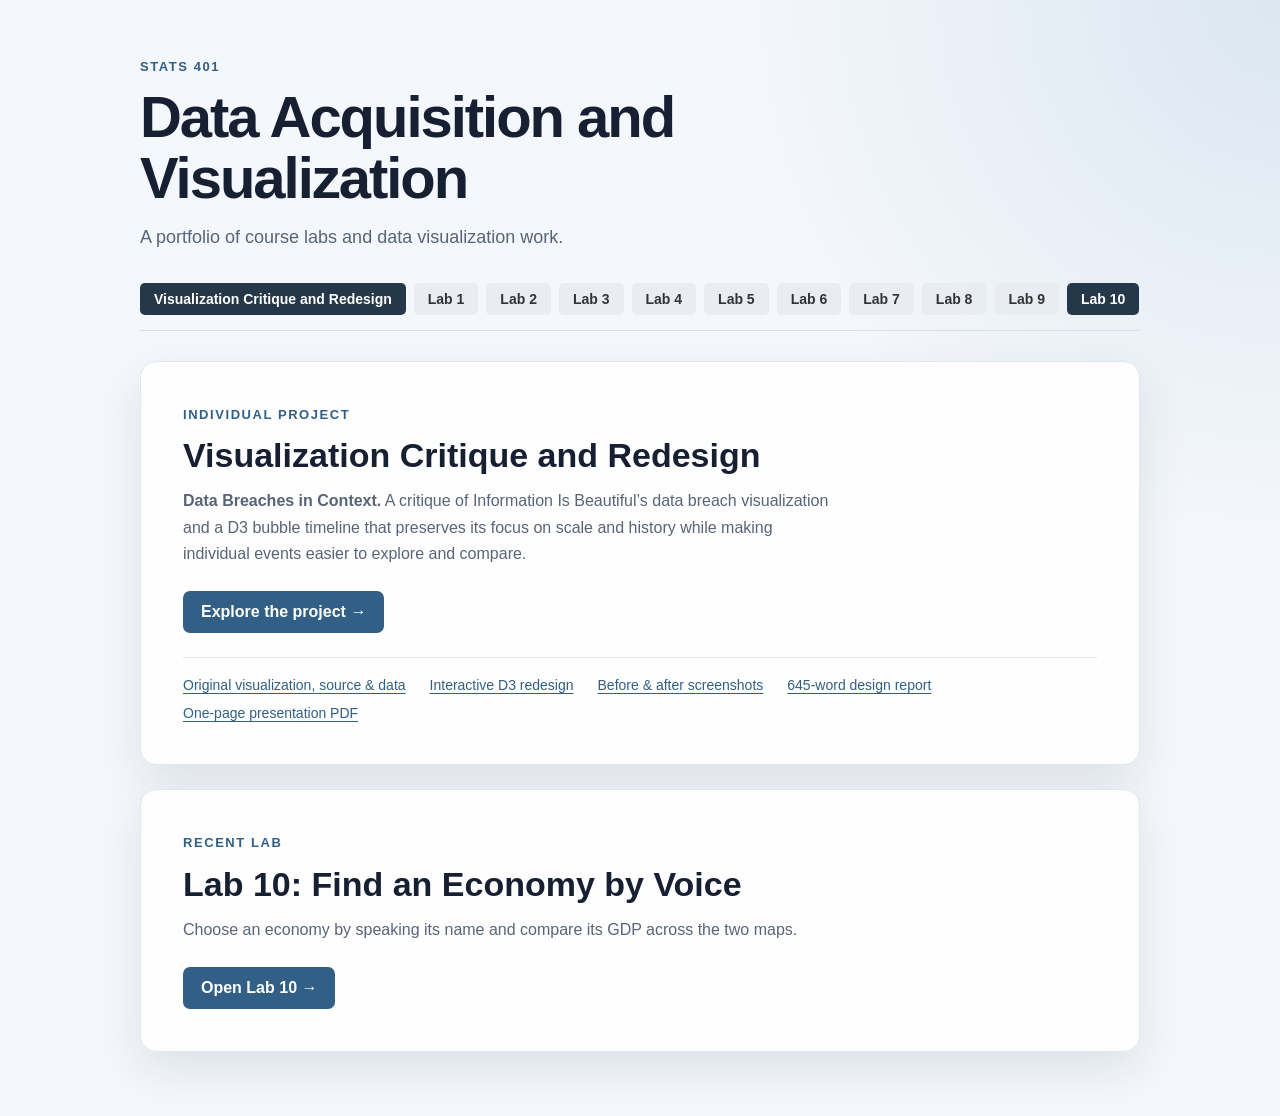
<file: index.html>
<!DOCTYPE html>
<html lang="en">
<head>
    <meta charset="UTF-8">
    <meta name="viewport" content="width=device-width, initial-scale=1.0">
    <title>STATS 401 Labs</title>
    <link rel="stylesheet" href="css/style.css?v=20260927-course">
</head>
<body>
    <main class="page-shell">
        <header class="site-header">
            <p class="eyebrow">STATS 401</p>
            <h1>Data Acquisition and Visualization</h1>
            <p class="intro">A portfolio of course labs and data visualization work.</p>
        </header>

        <nav class="lab-nav" aria-label="Course work">
            <a class="project-nav-link" href="#visualization-critique-and-redesign">Visualization Critique and Redesign</a>
            <a href="lab1/index.html">Lab 1</a>
            <a href="lab2/index.html">Lab 2</a>
            <a href="lab3/index.html">Lab 3</a>
            <a href="lab4/index.html">Lab 4</a>
            <a href="lab5/index.html">Lab 5</a>
            <a href="lab6/index.html">Lab 6</a>
            <a href="lab7/index.html">Lab 7</a>
            <a href="lab8/index.html">Lab 8</a>
            <a href="lab9/index.html">Lab 9</a>
            <a class="active" href="lab10/index.html">Lab 10</a>
        </nav>

        <section id="visualization-critique-and-redesign" class="home-card project-section" aria-labelledby="individual-project-title">
            <p class="card-label">Individual Project</p>
            <h2 id="individual-project-title">Visualization Critique and Redesign</h2>
            <p><strong>Data Breaches in Context.</strong> A critique of Information Is Beautiful’s data breach visualization and a D3 bubble timeline that preserves its focus on scale and history while making individual events easier to explore and compare.</p>
            <a class="primary-link" href="individual-project/">Explore the project <span aria-hidden="true">→</span></a>
            <ul class="project-links" aria-label="Individual project materials">
                <li><a href="individual-project/#project-overview">Original visualization, source &amp; data</a></li>
                <li><a href="individual-project/#explorer">Interactive D3 redesign</a></li>
                <li><a href="individual-project/#before-after">Before &amp; after screenshots</a></li>
                <li><a href="individual-project/#critique">645-word design report</a></li>
                <li><a href="individual-project/assets/Teresa_Tu.pdf">One-page presentation PDF</a></li>
            </ul>
        </section>

        <section class="home-card">
            <p class="card-label">Recent lab</p>
            <h2>Lab 10: Find an Economy by Voice</h2>
            <p>Choose an economy by speaking its name and compare its GDP across the two maps.</p>
            <a class="primary-link" href="lab10/index.html">Open Lab 10 <span aria-hidden="true">→</span></a>
        </section>
    </main>
</body>
</html>
</file>
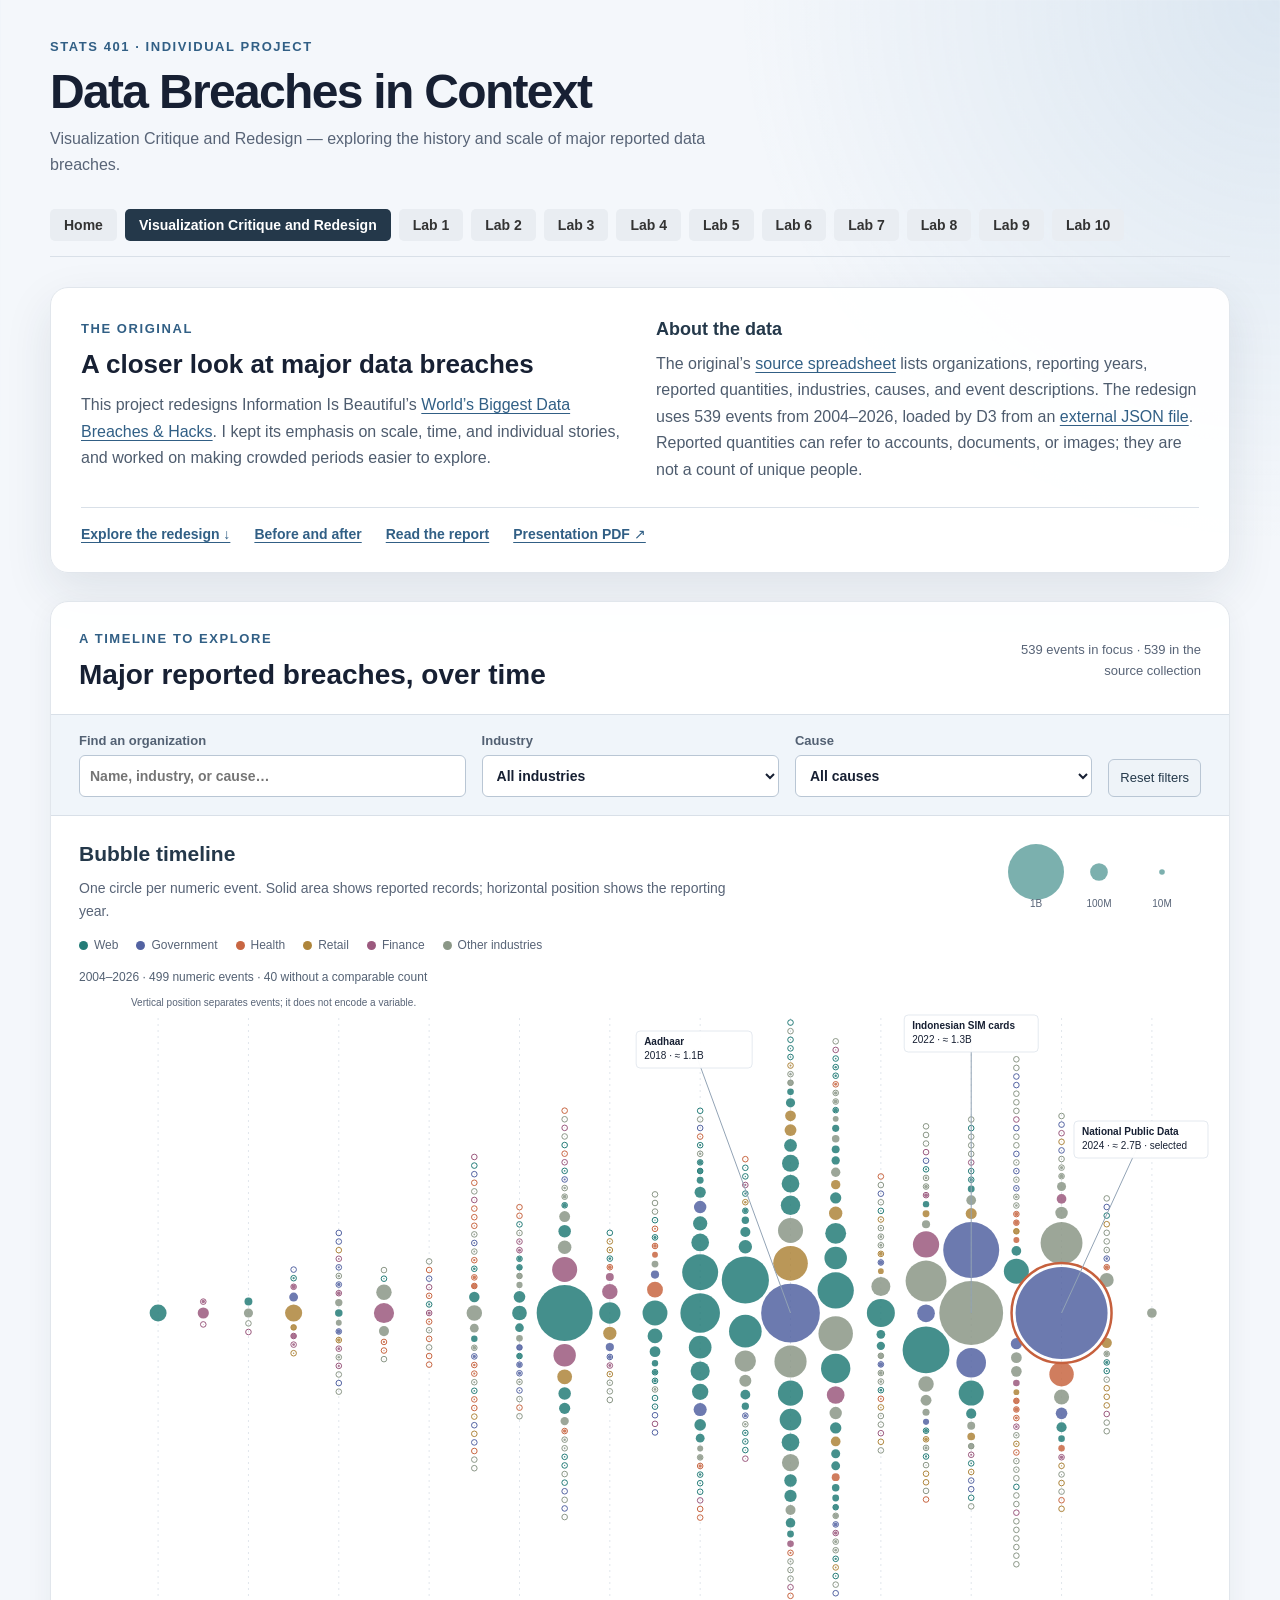
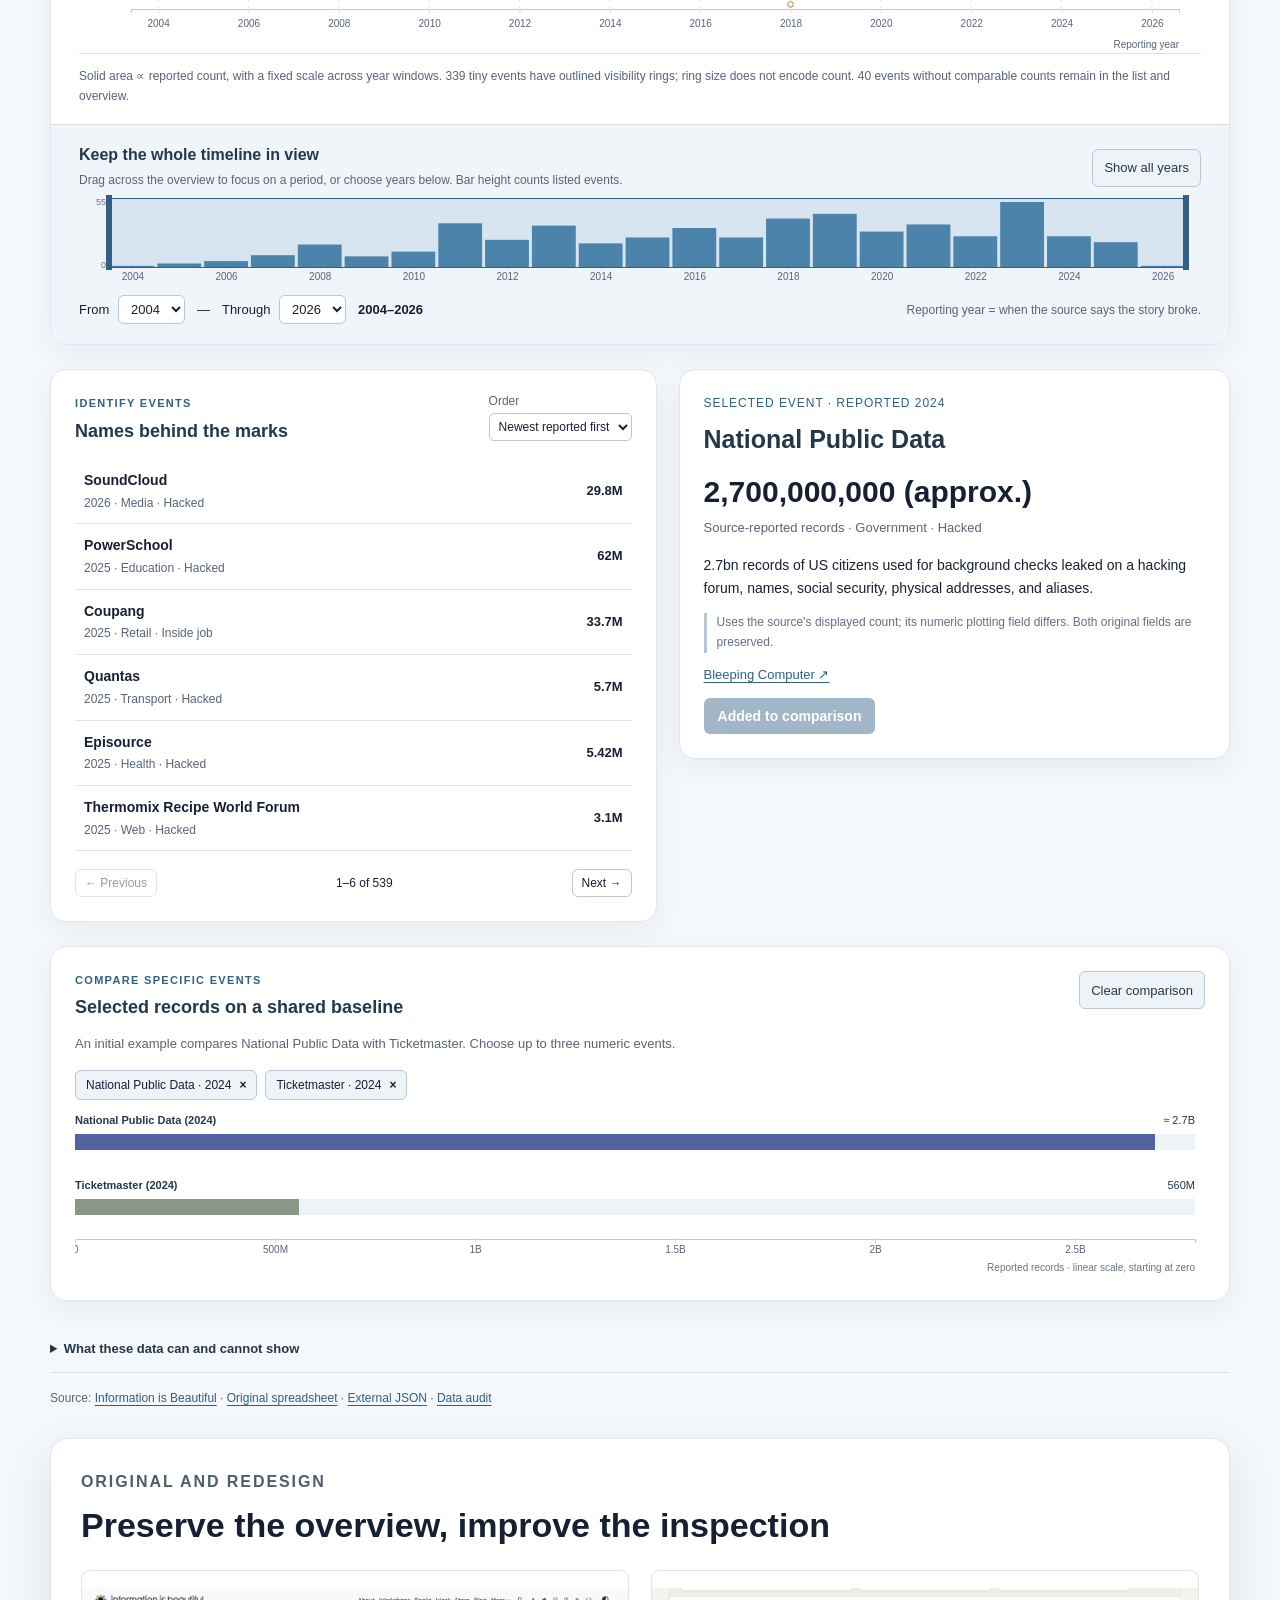
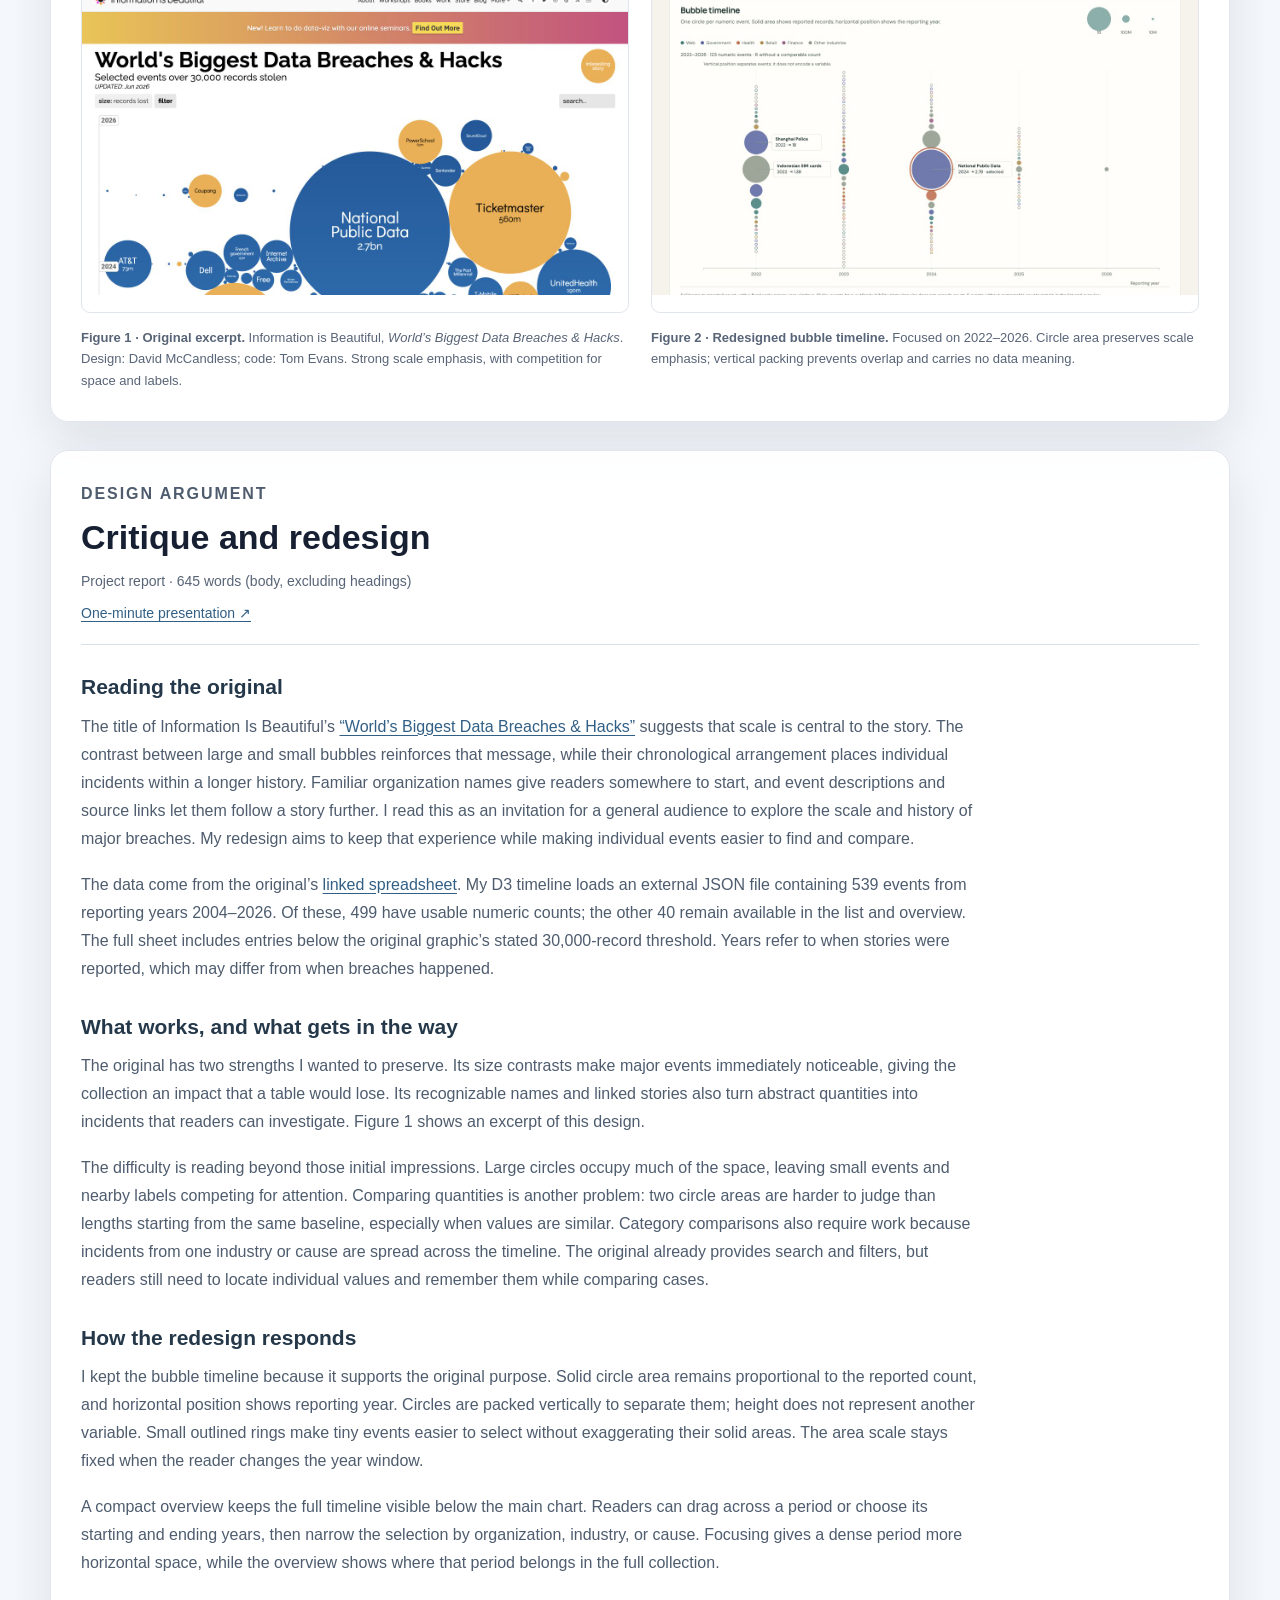
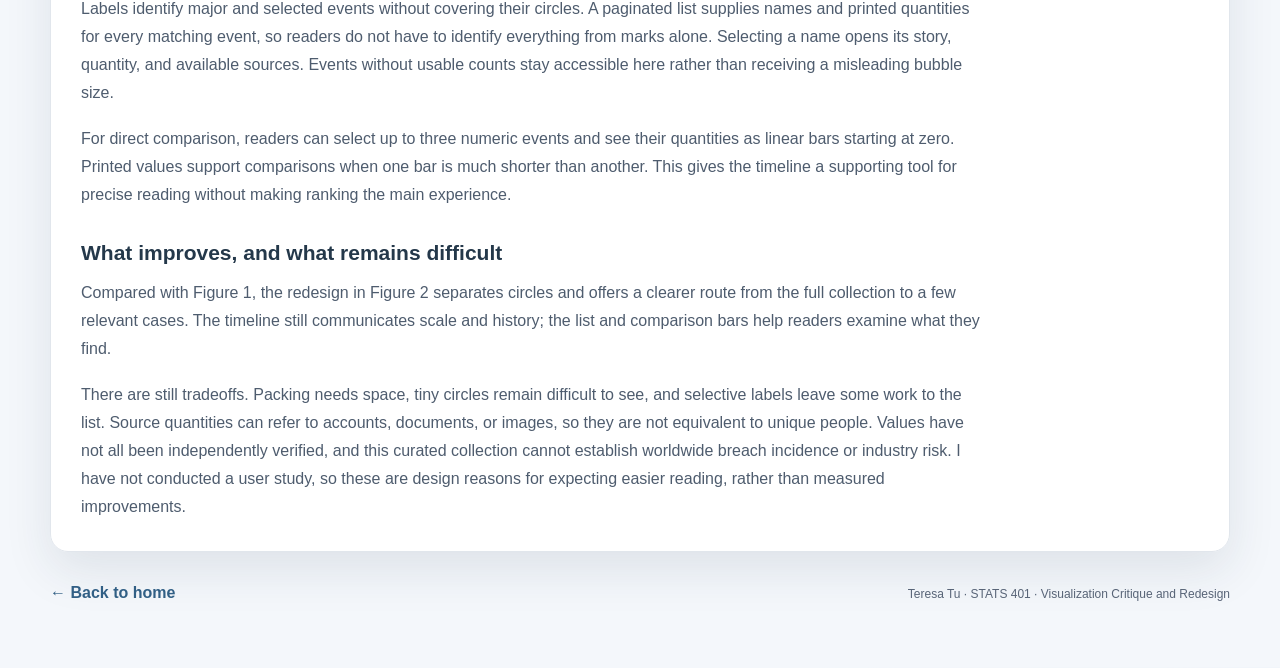
<file: individual-project/index.html>
<!doctype html>
<html lang="en">
<head>
  <meta charset="utf-8"><meta name="viewport" content="width=device-width,initial-scale=1">
  <meta name="description" content="A D3 redesign of the world's biggest data breaches: a proportional bubble timeline with year focus, event stories, and selected-event comparison.">
  <title>Data Breaches in Context · Visualization Critique and Redesign</title>
  <link rel="stylesheet" href="../css/style.css?v=20260927-course">
  <link rel="stylesheet" href="project.css?v=20260927-course">
  <script defer src="vendor/d3.v7.9.0.min.js"></script>
  <script defer src="chart-layouts.js?v=20260926-bubbles"></script>
  <script defer src="visualization.js?v=20260927-course"></script>
</head>
<body class="individual-project">
<a class="skip-link" href="#explorer">Skip to the explorer</a>
<main class="page-shell lab2-page project-page">
<header class="project-header">
  <p class="eyebrow">STATS 401 · Individual Project</p>
  <h1 class="lab-heading">Data Breaches in Context</h1>
  <p class="lab-description">Visualization Critique and Redesign — exploring the history and scale of major reported data breaches.</p>
</header>
<nav class="lab-nav" aria-label="Course work">
    <a href="../index.html">Home</a>
    <a class="active" aria-current="page" href="./">Visualization Critique and Redesign</a>
    <a href="../lab1/index.html">Lab 1</a>
    <a href="../lab2/index.html">Lab 2</a>
    <a href="../lab3/index.html">Lab 3</a>
    <a href="../lab4/index.html">Lab 4</a>
    <a href="../lab5/index.html">Lab 5</a>
    <a href="../lab6/index.html">Lab 6</a>
    <a href="../lab7/index.html">Lab 7</a>
    <a href="../lab8/index.html">Lab 8</a>
    <a href="../lab9/index.html">Lab 9</a>
    <a href="../lab10/index.html">Lab 10</a>
</nav>
<section id="project-overview" class="design-card project-overview" aria-labelledby="project-overview-title">
  <div class="project-overview-grid">
    <div><p class="eyebrow">The original</p><h2 id="project-overview-title">A closer look at major data breaches</h2><p>This project redesigns Information Is Beautiful’s <a href="https://informationisbeautiful.net/visualizations/worlds-biggest-data-breaches-hacks/">World’s Biggest Data Breaches &amp; Hacks</a>. I kept its emphasis on scale, time, and individual stories, and worked on making crowded periods easier to explore.</p></div>
    <div><h3>About the data</h3><p>The original’s <a href="https://docs.google.com/spreadsheets/d/1i0oIJJMRG-7t1GT-mr4smaTTU7988yXVz8nPlwaJ8Xk/edit">source spreadsheet</a> lists organizations, reporting years, reported quantities, industries, causes, and event descriptions. The redesign uses 539 events from 2004–2026, loaded by D3 from an <a href="data/breaches.json">external JSON file</a>. Reported quantities can refer to accounts, documents, or images; they are not a count of unique people.</p></div>
  </div>
  <nav class="project-jump-links" aria-label="Project contents"><a href="#explorer">Explore the redesign ↓</a><a href="#before-after">Before and after</a><a href="#critique">Read the report</a><a href="assets/Teresa_Tu.pdf?v=20260926-bubbles">Presentation PDF ↗</a></nav>
</section>
<section id="explorer" aria-labelledby="explorer-title">
  <div class="visualization-card explorer-shell">
    <div class="explorer-intro"><div><p class="eyebrow">A timeline to explore</p><h2 id="explorer-title">Major reported breaches, over time</h2></div><p id="result-count" class="result-count" aria-live="polite">Loading source data…</p></div>
    <div class="filter-toolbar" role="group" aria-label="Filter events"><label>Find an organization<input id="search" aria-label="Find an organization" type="search" placeholder="Name, industry, or cause…" autocomplete="off"></label><label>Industry<select id="sector-filter" aria-label="Industry"><option value="">All industries</option></select></label><label>Cause<select id="method-filter" aria-label="Cause"><option value="">All causes</option></select></label><button id="reset-button" class="quiet-button">Reset filters</button></div>
    <div class="plot-header"><div><h3 id="view-title">Bubble timeline</h3><p id="view-description"></p></div><div id="size-legend" aria-label="Bubble area key"></div></div>
    <div id="sector-legend" class="sector-legend" aria-label="Industry colors"></div>
    <p id="focus-summary" class="focus-summary"></p>
    <p class="mobile-hint">On small screens, scroll the chart sideways. Year controls and the event list also work with a keyboard.</p>
    <div class="plot-scroll"><div id="chart-stage"><svg id="main-chart" role="group" aria-labelledby="chart-title chart-description"><title id="chart-title">Data breaches over time</title><desc id="chart-description">Select a mark or use the named event list below.</desc></svg><div id="chart-tooltip" class="chart-tooltip" hidden></div><p id="empty-state" hidden>No events match this selection.</p></div></div>
    <p id="encoding-note" class="encoding-note"></p>
    <div class="context-panel"><div class="context-heading"><div><h3>Keep the whole timeline in view</h3><p>Drag across the overview to focus on a period, or choose years below. Bar height counts listed events.</p></div><button id="all-years" class="quiet-button">Show all years</button></div><div class="overview-scroll"><svg id="overview-chart" role="img" aria-label="Count of matching source events by reporting year; drag to select a year range"></svg></div><div class="year-controls"><label>From <select id="year-start" aria-label="First reporting year"></select></label><span aria-hidden="true">—</span><label>Through <select id="year-end" aria-label="Last reporting year"></select></label><strong id="year-window">2004–2026</strong><span>Reporting year = when the source says the story broke.</span></div></div>
  </div>
  <div class="inspection-grid">
    <section class="event-list-panel" aria-labelledby="event-list-title"><div class="section-inline"><div><p class="eyebrow">Identify events</p><h3 id="event-list-title">Names behind the marks</h3></div><label class="list-sort">Order<select id="list-order" aria-label="Order event list"><option value="latest">Newest reported first</option><option value="largest">Largest reported first</option><option value="name">Organization name</option></select></label></div><div id="event-list"></div><nav class="pagination" aria-label="Event list pages"><button id="prev-page" aria-label="Previous event list page">← Previous</button><span id="page-status"></span><button id="next-page" aria-label="Next event list page">Next →</button></nav></section>
    <section id="event-detail" class="event-detail" aria-label="Selected event details" aria-live="polite"></section>
  </div>
  <section class="comparison-panel" aria-labelledby="selected-comparison-title"><div class="section-inline"><div><p class="eyebrow">Compare specific events</p><h3 id="selected-comparison-title">Selected records on a shared baseline</h3></div><button id="clear-comparison" class="quiet-button">Clear comparison</button></div><p id="compare-help">An initial example compares National Public Data with Ticketmaster. Choose up to three numeric events.</p><div id="comparison-chips" class="comparison-chips"></div><div id="comparison-stage"><svg id="comparison-chart" role="img" aria-label="Selected events compared with a linear records axis starting at zero"></svg></div><p id="compare-empty" hidden>Select an event above, then choose “Add to comparison”.</p></section>
  <details class="data-notes"><summary>What these data can and cannot show</summary><p>These are selected, reported events, not a census of data breaches. Category counts and reporting-year patterns cannot establish industry risk or worldwide incidence. Records can mean accounts, documents, images, and other source units, not unique people. Quantities have not all been independently verified.</p><p id="data-audit-note"></p><p>Events without comparable counts remain in the overview and named list but have no numeric position or proportional bubble. Tiny outlined rings are visibility targets; only solid circle area represents record count.</p></details>
  <p class="source-line">Source: <a href="https://informationisbeautiful.net/visualizations/worlds-biggest-data-breaches-hacks/">Information is Beautiful</a> · <a href="https://docs.google.com/spreadsheets/d/1i0oIJJMRG-7t1GT-mr4smaTTU7988yXVz8nPlwaJ8Xk/edit#gid=2">Original spreadsheet</a> · <a href="data/breaches.json">External JSON</a> · <a href="data/README.md">Data audit</a></p>
  <div id="live-status" class="sr-only" role="status" aria-live="polite"></div>
</section>
<section id="before-after" class="design-card before-after" aria-labelledby="before-after-title"><p class="eyebrow">Original and redesign</p><h2 id="before-after-title">Preserve the overview, improve the inspection</h2><div class="figure-grid"><figure><a href="https://informationisbeautiful.net/visualizations/worlds-biggest-data-breaches-hacks/"><img src="assets/original-chart.png" alt="Original visualization excerpt: differently sized circles arranged chronologically." loading="lazy"></a><figcaption><strong>Figure 1 · Original excerpt.</strong> Information is Beautiful, <cite>World’s Biggest Data Breaches &amp; Hacks</cite>. Design: David McCandless; code: Tom Evans. Strong scale emphasis, with competition for space and labels.</figcaption></figure><figure><a href="#explorer"><img src="assets/redesign-bubbles.png?v=20260926-bubbles" alt="Redesign: proportional bubble timeline with a focused year window and named annotations." loading="lazy"></a><figcaption><strong>Figure 2 · Redesigned bubble timeline.</strong> Focused on 2022–2026. Circle area preserves scale emphasis; vertical packing prevents overlap and carries no data meaning.</figcaption></figure></div></section>
<section id="critique" class="design-card report-section" aria-labelledby="critique-heading"><div class="report-heading"><p class="eyebrow">Design argument</p><h2 id="critique-heading">Critique and redesign</h2><p id="report-word-count">Project report · 645 words (body, excluding headings)</p><a class="text-link" href="assets/Teresa_Tu.pdf?v=20260926-bubbles">One-minute presentation ↗</a></div><div id="report-slot" class="report-copy"><section class="report-part">
    <h3>Reading the original</h3>
    <p>The title of Information Is Beautiful’s <a href="https://informationisbeautiful.net/visualizations/worlds-biggest-data-breaches-hacks/" target="_blank" rel="noopener noreferrer">“World’s Biggest Data Breaches &amp; Hacks”</a> suggests that scale is central to the story. The contrast between large and small bubbles reinforces that message, while their chronological arrangement places individual incidents within a longer history. Familiar organization names give readers somewhere to start, and event descriptions and source links let them follow a story further. I read this as an invitation for a general audience to explore the scale and history of major breaches. My redesign aims to keep that experience while making individual events easier to find and compare.</p>
    <p>The data come from the original’s <a href="https://docs.google.com/spreadsheets/d/1i0oIJJMRG-7t1GT-mr4smaTTU7988yXVz8nPlwaJ8Xk/edit" target="_blank" rel="noopener noreferrer">linked spreadsheet</a>. My D3 timeline loads an external JSON file containing 539 events from reporting years 2004–2026. Of these, 499 have usable numeric counts; the other 40 remain available in the list and overview. The full sheet includes entries below the original graphic’s stated 30,000-record threshold. Years refer to when stories were reported, which may differ from when breaches happened.</p>
  </section>

  <section class="report-part">
    <h3>What works, and what gets in the way</h3>
    <p>The original has two strengths I wanted to preserve. Its size contrasts make major events immediately noticeable, giving the collection an impact that a table would lose. Its recognizable names and linked stories also turn abstract quantities into incidents that readers can investigate. Figure 1 shows an excerpt of this design.</p>
    <p>The difficulty is reading beyond those initial impressions. Large circles occupy much of the space, leaving small events and nearby labels competing for attention. Comparing quantities is another problem: two circle areas are harder to judge than lengths starting from the same baseline, especially when values are similar. Category comparisons also require work because incidents from one industry or cause are spread across the timeline. The original already provides search and filters, but readers still need to locate individual values and remember them while comparing cases.</p>
  </section>

  <section class="report-part">
    <h3>How the redesign responds</h3>
    <p>I kept the bubble timeline because it supports the original purpose. Solid circle area remains proportional to the reported count, and horizontal position shows reporting year. Circles are packed vertically to separate them; height does not represent another variable. Small outlined rings make tiny events easier to select without exaggerating their solid areas. The area scale stays fixed when the reader changes the year window.</p>
    <p>A compact overview keeps the full timeline visible below the main chart. Readers can drag across a period or choose its starting and ending years, then narrow the selection by organization, industry, or cause. Focusing gives a dense period more horizontal space, while the overview shows where that period belongs in the full collection.</p>
    <p>Labels identify major and selected events without covering their circles. A paginated list supplies names and printed quantities for every matching event, so readers do not have to identify everything from marks alone. Selecting a name opens its story, quantity, and available sources. Events without usable counts stay accessible here rather than receiving a misleading bubble size.</p>
    <p>For direct comparison, readers can select up to three numeric events and see their quantities as linear bars starting at zero. Printed values support comparisons when one bar is much shorter than another. This gives the timeline a supporting tool for precise reading without making ranking the main experience.</p>
  </section>

  <section class="report-part">
    <h3>What improves, and what remains difficult</h3>
    <p>Compared with Figure 1, the redesign in Figure 2 separates circles and offers a clearer route from the full collection to a few relevant cases. The timeline still communicates scale and history; the list and comparison bars help readers examine what they find.</p>
    <p>There are still tradeoffs. Packing needs space, tiny circles remain difficult to see, and selective labels leave some work to the list. Source quantities can refer to accounts, documents, or images, so they are not equivalent to unique people. Values have not all been independently verified, and this curated collection cannot establish worldwide breach incidence or industry risk. I have not conducted a user study, so these are design reasons for expecting easier reading, rather than measured improvements.</p>
  </section></div></section>
<footer class="project-footer"><a class="back-link" href="../index.html">← Back to home</a><p>Teresa Tu · STATS 401 · Visualization Critique and Redesign</p></footer>
</main>
</body></html>
</file>
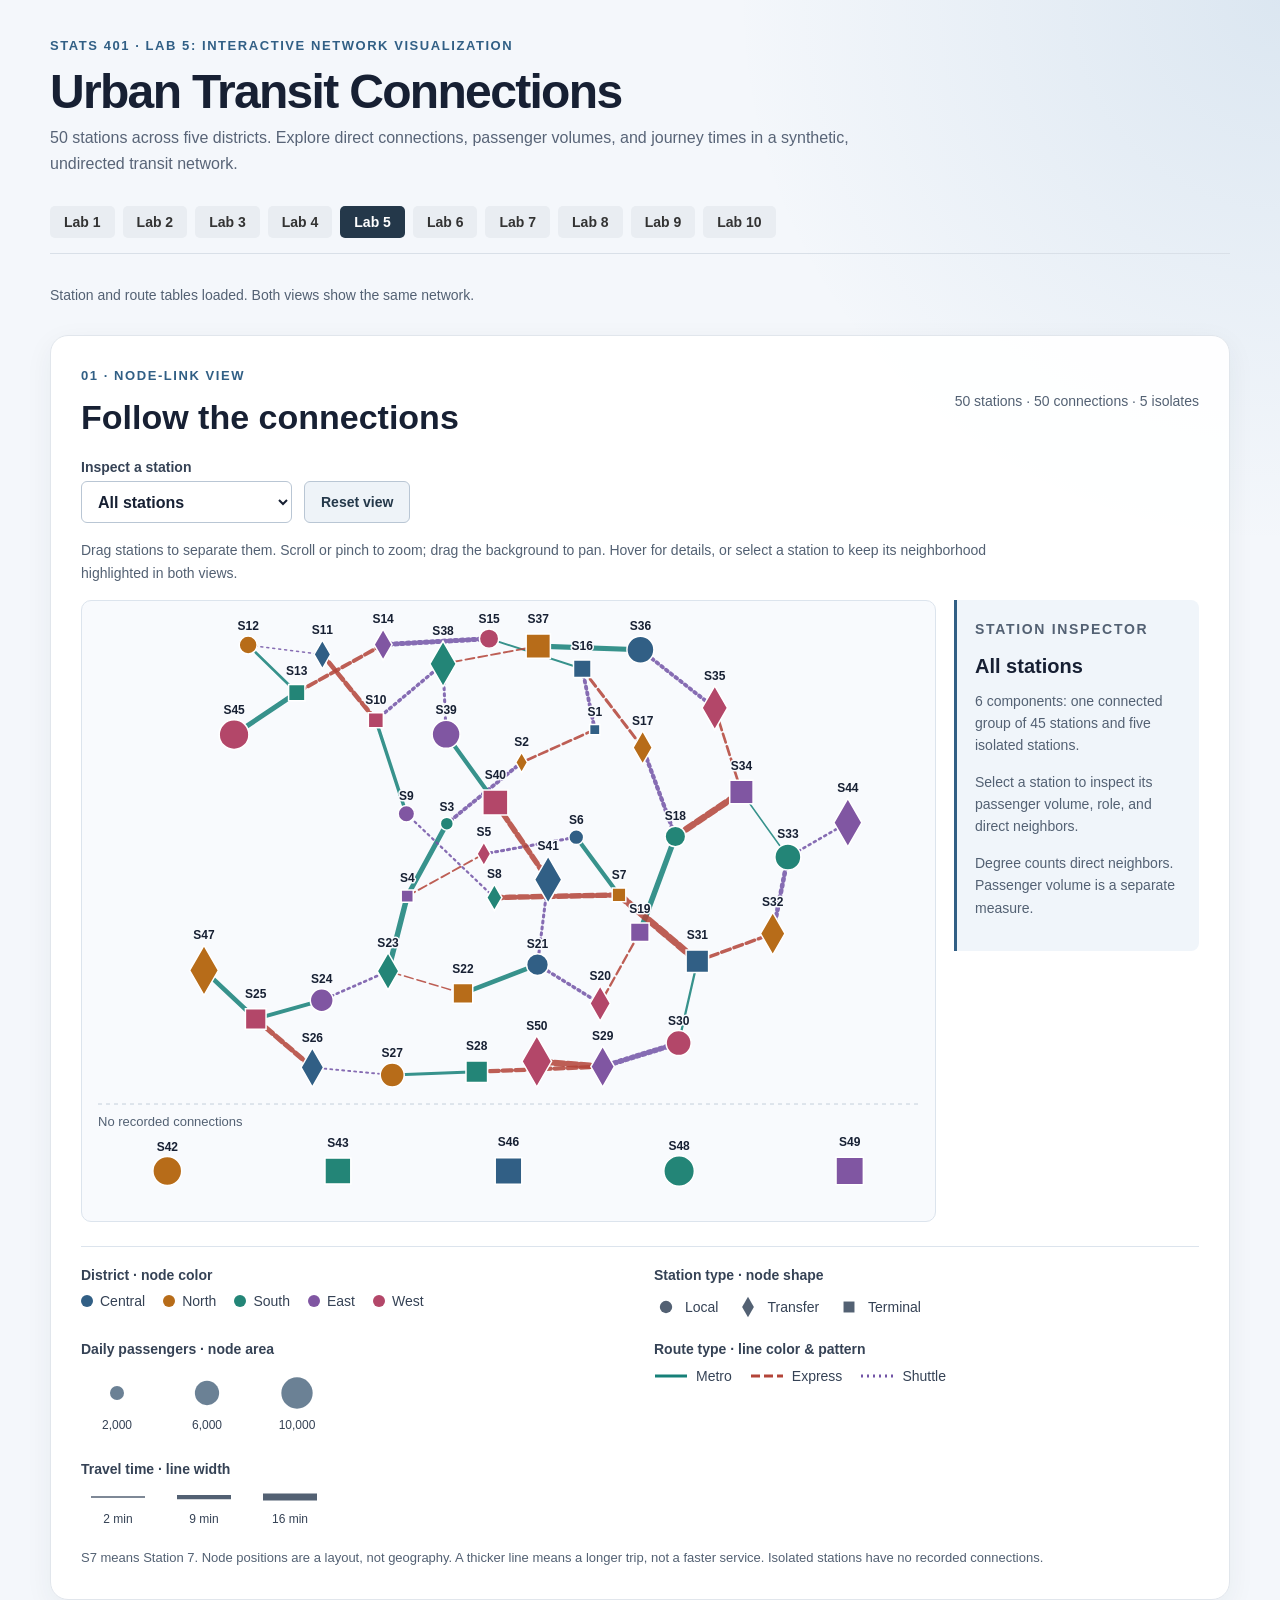
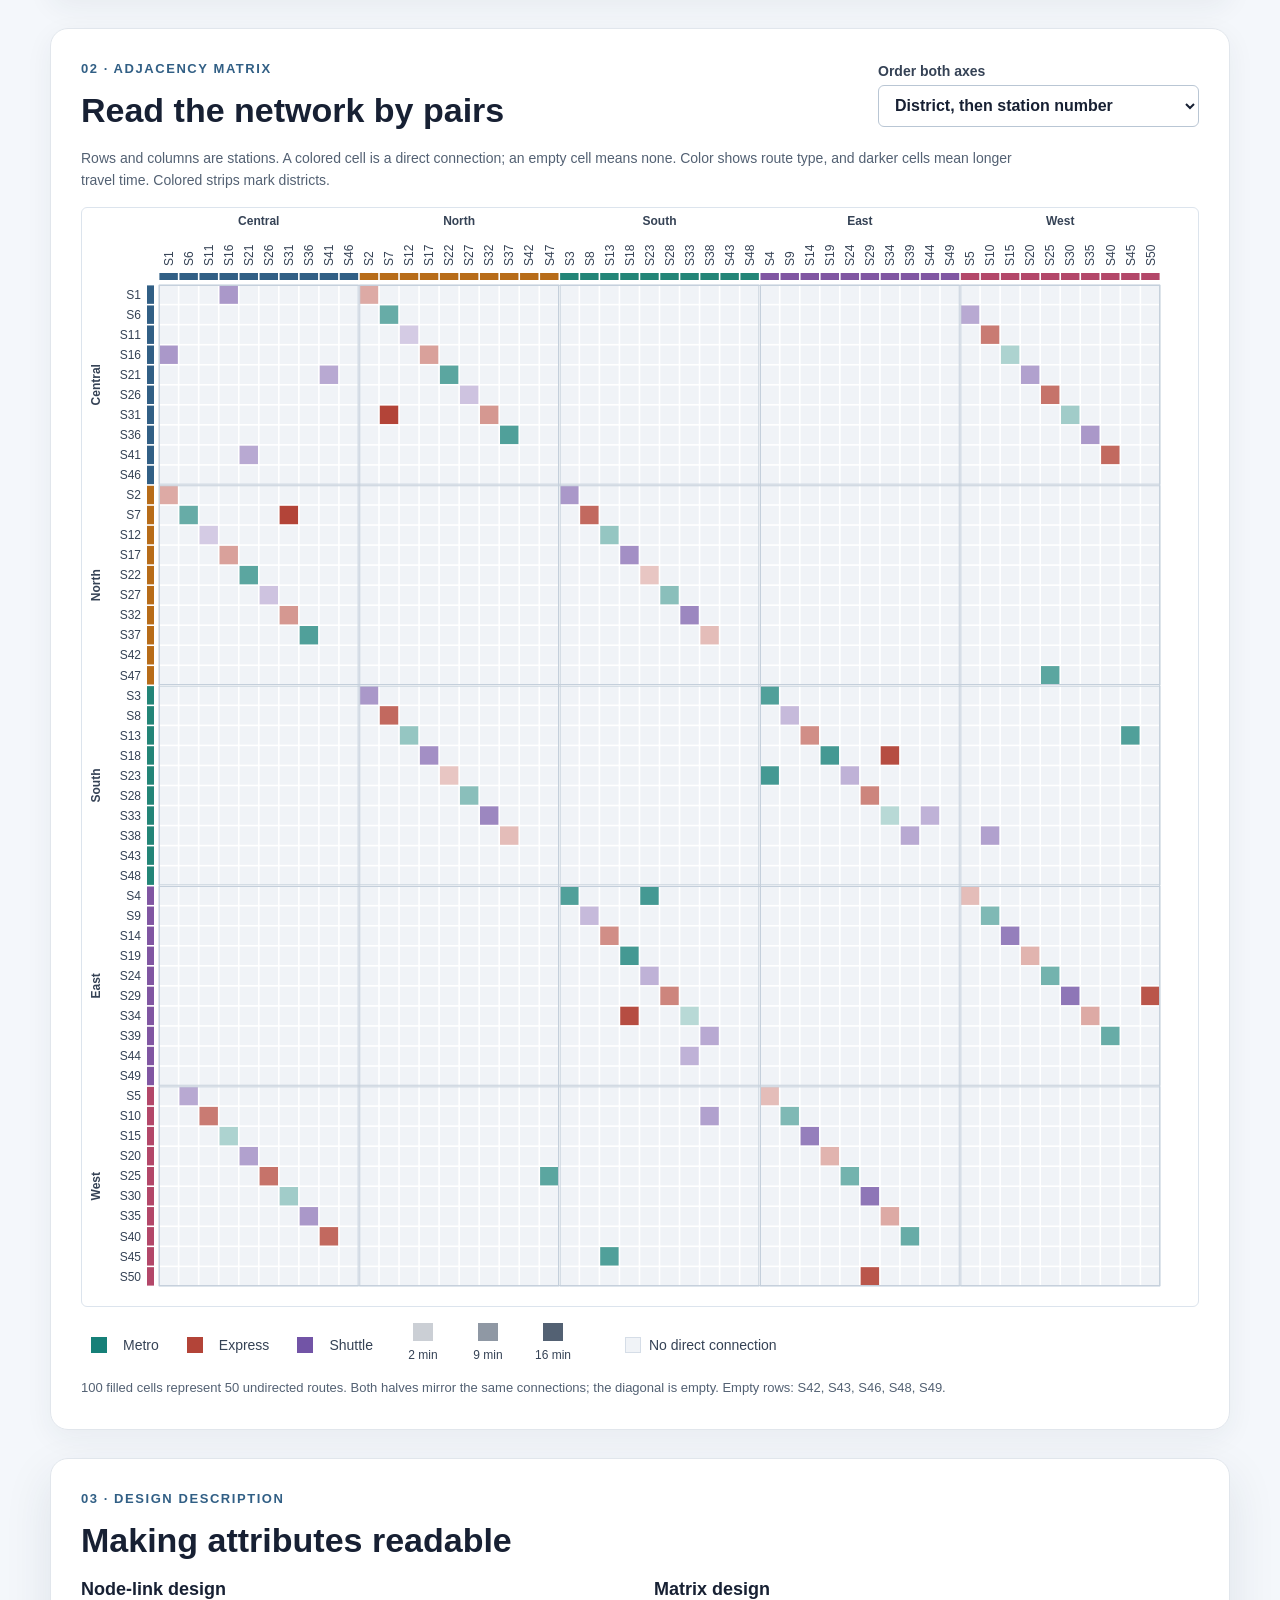
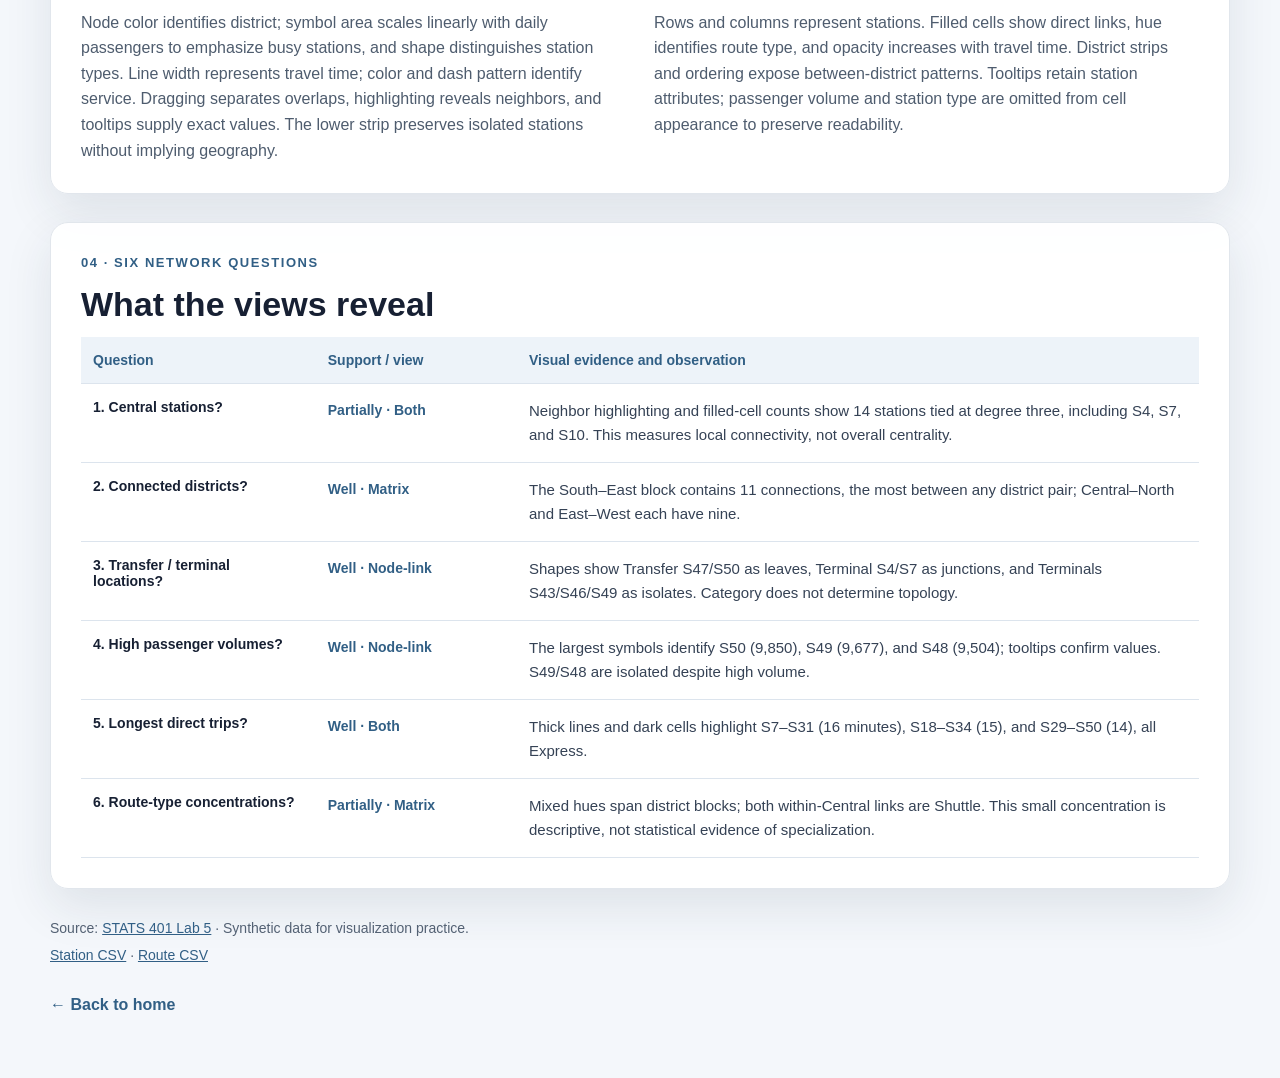
<file: lab5/index.html>
<!DOCTYPE html>
<html lang="en">
<head>
    <meta charset="UTF-8">
    <meta name="viewport" content="width=device-width, initial-scale=1.0">
    <meta name="description" content="Explore 50 transit stations with a D3 network, adjacency matrix, and six network findings.">
    <title>Lab 5 — Urban Transit Connections</title>
    <link rel="stylesheet" href="../css/style.css">
    <link rel="stylesheet" href="lab5.css">
</head>
<body>
    <main class="page-shell lab2-page lab5-page">
        <header>
            <p class="eyebrow">STATS 401 · Lab 5: Interactive Network Visualization</p>
            <h1 class="lab-heading">Urban Transit Connections</h1>
            <p class="lab-description">50 stations across five districts. Explore direct connections, passenger volumes, and journey times in a synthetic, undirected transit network.</p>
        </header>
        <nav class="lab-nav" aria-label="Course labs">
            <a href="../lab1/index.html">Lab 1</a><a href="../lab2/index.html">Lab 2</a>
            <a href="../lab3/index.html">Lab 3</a><a href="../lab4/index.html">Lab 4</a>
            <a class="active" href="index.html" aria-current="page">Lab 5</a>
            <a href="../lab6/index.html">Lab 6</a><a href="../lab7/index.html">Lab 7</a>
            <a href="../lab8/index.html">Lab 8</a><a href="../lab9/index.html">Lab 9</a>
            <a href="../lab10/index.html">Lab 10</a>
        </nav>
        <p id="load-status" class="load-status" role="status">Loading station and route tables…</p>
        <noscript><p class="error-message">Enable JavaScript to explore the charts. Source CSV files and written findings are available below.</p></noscript>
        <section class="visualization-card" aria-labelledby="network-heading">
            <div class="lab5-section-heading">
                <div><p class="card-label">01 · Node-link view</p><h2 id="network-heading">Follow the connections</h2></div>
                <p id="network-counts">50 stations · 50 direct connections</p>
            </div>
            <div class="lab5-controls">
                <label for="station-select">Inspect a station
                    <select id="station-select" disabled><option value="">All stations</option></select>
                </label>
                <button id="reset-network" class="lab5-button" type="button" disabled>Reset view</button>
            </div>
            <p class="lab5-help">Drag stations to separate them. Scroll or pinch to zoom; drag the background to pan. Hover for details, or select a station to keep its neighborhood highlighted in both views.</p>
            <div class="network-layout">
                <div id="network-chart" class="network-chart" aria-label="Interactive station network"></div>
                <aside class="station-detail" aria-labelledby="detail-title">
                    <p class="card-label">Station inspector</p>
                    <div id="station-detail-content" aria-live="polite">
                        <h3 id="detail-title">All stations</h3><p>Choose a station to inspect its attributes and direct connections.</p>
                    </div>
                </aside>
            </div>
            <div class="lab5-legends">
                <div class="legend-block"><h3>District · node color</h3><div id="district-legend" class="legend-items"></div></div>
                <div class="legend-block"><h3>Station type · node shape</h3><div id="shape-legend" class="legend-items"></div></div>
                <div class="legend-block"><h3>Daily passengers · node area</h3><div id="size-legend"></div></div>
                <div class="legend-block"><h3>Route type · line color &amp; pattern</h3><div id="route-legend" class="legend-items"></div></div>
                <div class="legend-block"><h3>Travel time · line width</h3><div id="time-legend"></div></div>
            </div>
            <p class="chart-note">S7 means Station 7. Node positions are a layout, not geography. A thicker line means a longer trip, not a faster service. Isolated stations have no recorded connections.</p>
        </section>
        <section class="visualization-card" aria-labelledby="matrix-heading">
            <div class="lab5-section-heading">
                <div><p class="card-label">02 · Adjacency matrix</p><h2 id="matrix-heading">Read the network by pairs</h2></div>
                <label class="matrix-order-label" for="matrix-order">Order both axes
                    <select id="matrix-order" disabled>
                        <option value="district">District, then station number</option>
                        <option value="station">Station number</option>
                        <option value="type">Station type, then station number</option>
                    </select>
                </label>
            </div>
            <p class="lab5-help">Rows and columns are stations. A colored cell is a direct connection; an empty cell means none. Color shows route type, and darker cells mean longer travel time. Colored strips mark districts.</p>
            <div class="matrix-scroll" tabindex="0" role="region" aria-label="Station adjacency matrix; scroll horizontally on small screens"><div id="matrix-chart"></div></div>
            <div class="matrix-legend-row">
                <div id="matrix-route-legend" class="legend-items"></div><div id="matrix-time-legend"></div>
                <span class="matrix-empty-key"><i></i>No direct connection</span>
            </div>
            <p id="matrix-summary" class="chart-note">Both halves show the same undirected connections. Blank diagonal cells mean there are no self-connections.</p>
        </section>
        <section class="design-card lab5-writeup" aria-labelledby="design-heading">
            <p class="card-label">03 · Design description</p><h2 id="design-heading">Making attributes readable</h2>
            <div class="design-columns">
                <article><h3>Node-link design</h3>
                    <p data-writeup>Node color identifies district; symbol area scales linearly with daily passengers to emphasize busy stations, and shape distinguishes station types. Line width represents travel time; color and dash pattern identify service. Dragging separates overlaps, highlighting reveals neighbors, and tooltips supply exact values. The lower strip preserves isolated stations without implying geography.</p>
                </article>
                <article><h3>Matrix design</h3>
                    <p data-writeup>Rows and columns represent stations. Filled cells show direct links, hue identifies route type, and opacity increases with travel time. District strips and ordering expose between-district patterns. Tooltips retain station attributes; passenger volume and station type are omitted from cell appearance to preserve readability.</p>
                </article>
            </div>
        </section>
        <section class="design-card lab5-writeup" aria-labelledby="findings-heading">
            <p class="card-label">04 · Six network questions</p><h2 id="findings-heading">What the views reveal</h2>
            <div class="findings-table-wrap"><table class="findings-table">
                <thead><tr><th scope="col">Question</th><th scope="col">Support / view</th><th scope="col">Visual evidence and observation</th></tr></thead>
                <tbody>
                    <tr><th scope="row">1. Central stations?</th><td data-writeup>Partially · Both</td><td data-writeup>Neighbor highlighting and filled-cell counts show 14 stations tied at degree three, including S4, S7, and S10. This measures local connectivity, not overall centrality.</td></tr>
                    <tr><th scope="row">2. Connected districts?</th><td data-writeup>Well · Matrix</td><td data-writeup>The South–East block contains 11 connections, the most between any district pair; Central–North and East–West each have nine.</td></tr>
                    <tr><th scope="row">3. Transfer / terminal locations?</th><td data-writeup>Well · Node-link</td><td data-writeup>Shapes show Transfer S47/S50 as leaves, Terminal S4/S7 as junctions, and Terminals S43/S46/S49 as isolates. Category does not determine topology.</td></tr>
                    <tr><th scope="row">4. High passenger volumes?</th><td data-writeup>Well · Node-link</td><td data-writeup>The largest symbols identify S50 (9,850), S49 (9,677), and S48 (9,504); tooltips confirm values. S49/S48 are isolated despite high volume.</td></tr>
                    <tr><th scope="row">5. Longest direct trips?</th><td data-writeup>Well · Both</td><td data-writeup>Thick lines and dark cells highlight S7–S31 (16 minutes), S18–S34 (15), and S29–S50 (14), all Express.</td></tr>
                    <tr><th scope="row">6. Route-type concentrations?</th><td data-writeup>Partially · Matrix</td><td data-writeup>Mixed hues span district blocks; both within-Central links are Shuttle. This small concentration is descriptive, not statistical evidence of specialization.</td></tr>
                </tbody>
            </table></div>
        </section>
        <footer class="lab5-sources">
            <p>Source: <a href="https://github.com/hiilab/stats-401/blob/main/Lab5.md">STATS 401 Lab 5</a> · Synthetic data for visualization practice.</p>
            <p><a href="../data/lab5_assignment_stations.csv" download>Station CSV</a> · <a href="../data/lab5_assignment_routes.csv" download>Route CSV</a></p>
            <a class="back-link" href="../index.html">← Back to home</a>
        </footer>
    </main>
    <div class="tooltip" id="lab5-tooltip" role="tooltip"></div>
    <script src="vendor/d3.v7.9.0.min.js"></script>
    <script src="network-data.js"></script>
    <script src="lab5.js"></script>
</body>
</html>
</file>
<file: css/style.css>
:root {
    color: #172033;
    background: #f4f7fb;
    font-family: Arial, Helvetica, sans-serif;
    font-synthesis: none;
}

* {
    box-sizing: border-box;
}

body {
    min-width: 320px;
    margin: 0;
    background:
        radial-gradient(circle at top right, rgba(70, 130, 180, 0.14), transparent 34rem),
        #f4f7fb;
}

.page-shell {
    width: min(100% - 40px, 1000px);
    margin: 0 auto;
    padding: 56px 0 64px;
}

.site-header {
    max-width: 760px;
}

.eyebrow,
.card-label {
    margin: 0 0 10px;
    color: #315f85;
    font-size: 13px;
    font-weight: 700;
    letter-spacing: 0.12em;
    text-transform: uppercase;
}

h1,
h2,
p {
    margin-top: 0;
}

h1 {
    margin-bottom: 14px;
    font-size: clamp(34px, 6vw, 58px);
    line-height: 1.05;
    letter-spacing: -0.035em;
}

h2 {
    margin-bottom: 12px;
    font-size: clamp(24px, 4vw, 34px);
    line-height: 1.2;
}

p {
    line-height: 1.65;
}

.intro {
    color: #586477;
    font-size: 18px;
}

.lab-nav {
    display: flex;
    flex-wrap: wrap;
    gap: 8px;
    margin: 30px 0;
    padding-bottom: 15px;
    border-bottom: 1px solid #d9e0e8;
}

.lab-nav a {
    padding: 8px 14px;
    border-radius: 5px;
    color: #333;
    background: #e9edf2;
    font-size: 14px;
    font-weight: 700;
    text-decoration: none;
    transition: background-color 160ms ease, color 160ms ease, transform 160ms ease;
}

.lab-nav a:hover,
.lab-nav a:focus-visible,
.lab-nav a.active {
    color: white;
    background: #24384a;
}

.lab-nav a:hover {
    transform: translateY(-1px);
}

.lab-nav a:focus-visible,
.primary-link:focus-visible,
.back-link:focus-visible {
    outline: 3px solid rgba(49, 95, 133, 0.35);
    outline-offset: 3px;
}

.home-card,
.chart-card,
.placeholder-card {
    padding: clamp(24px, 5vw, 42px);
    border: 1px solid #e1e6ec;
    border-radius: 16px;
    background: rgba(255, 255, 255, 0.94);
    box-shadow: 0 18px 48px rgba(32, 50, 71, 0.1);
}

.home-card p:not(.card-label),
.placeholder-card p {
    max-width: 650px;
    color: #586477;
}

.primary-link {
    display: inline-block;
    margin-top: 8px;
    padding: 12px 18px;
    border-radius: 7px;
    color: #fff;
    background: #315f85;
    font-weight: 700;
    text-decoration: none;
}

.primary-link:hover {
    background: #244b6d;
}

.lab-heading {
    margin-bottom: 8px;
}

.lab-description {
    max-width: 680px;
    margin-bottom: 0;
    color: #586477;
}

#chart {
    width: 100%;
    min-height: 430px;
    margin-top: 28px;
    overflow-x: auto;
}

#chart svg {
    display: block;
    width: 100%;
    min-width: 680px;
    height: auto;
}

.chart-baseline {
    stroke: #aeb8c4;
    stroke-width: 1;
}

.bar {
    fill: steelblue;
}

.bar:hover {
    fill: #315f85;
}

.score-label {
    fill: #24384a;
    font-size: 14px;
    font-weight: 700;
    text-anchor: middle;
}

.name-label {
    fill: #586477;
    font-size: 13px;
    text-anchor: middle;
}

.error-message {
    padding: 16px;
    border-left: 4px solid #a43737;
    color: #7d2929;
    background: #fff0f0;
}

.back-link {
    display: inline-block;
    margin-top: 24px;
    color: #315f85;
    font-weight: 700;
    text-decoration: none;
}

.back-link:hover {
    text-decoration: underline;
}

.lab2-page {
    width: min(100% - 40px, 1180px);
}

.visualization-card,
.design-card {
    margin-top: 28px;
    padding: clamp(22px, 4vw, 38px);
    border: 1px solid #e1e6ec;
    border-radius: 18px;
    background: rgba(255, 255, 255, 0.96);
    box-shadow: 0 18px 48px rgba(32, 50, 71, 0.1);
}

.visualization-heading {
    display: grid;
    grid-template-columns: minmax(260px, 1fr) minmax(280px, 0.8fr);
    gap: 36px;
    align-items: end;
}

.visualization-heading h2 {
    margin-bottom: 0;
}

.visualization-heading > p {
    margin-bottom: 2px;
    color: #647083;
    font-size: 15px;
}

.chart-frame {
    width: 100%;
    margin-top: 28px;
    overflow-x: auto;
    border: 1px solid #e7ebf0;
    border-radius: 14px;
    background: #f9fbfd;
}

.chart-frame svg {
    display: block;
    width: 100%;
    min-width: 760px;
    height: auto;
}

.region-panel {
    fill: #ffffff;
    stroke: #dfe5ec;
    stroke-width: 1.5;
}

.region-label {
    font-size: 17px;
    font-weight: 700;
    letter-spacing: 0.08em;
    text-transform: uppercase;
}

.city-bubble,
.city-point {
    cursor: pointer;
    outline: none;
}

.bubble-shadow {
    fill: rgba(35, 54, 74, 0.12);
}

.bubble-mark {
    transition: filter 160ms ease, opacity 160ms ease;
}

.city-bubble:hover .bubble-mark,
.city-bubble:focus .bubble-mark {
    filter: brightness(1.06) saturate(1.15);
}

.bubble-city-name,
.bubble-population {
    fill: #172033;
    text-anchor: middle;
    pointer-events: none;
}

.bubble-city-name {
    font-size: 12px;
    font-weight: 700;
}

.bubble-population {
    fill: #3e4c5d;
    font-size: 10px;
}

.legend-title {
    fill: #273649;
    font-size: 13px;
    font-weight: 700;
}

.legend-value {
    fill: #5b6878;
    font-size: 12px;
}

.grid-lines line {
    stroke: #dfe5ec;
    stroke-dasharray: 3 5;
}

.grid-lines path {
    display: none;
}

.chart-axis path,
.chart-axis line {
    stroke: #9eabb9;
}

.chart-axis text {
    fill: #536173;
    font-size: 12px;
}

.axis-title {
    fill: #273649;
    font-size: 14px;
    font-weight: 700;
    text-anchor: middle;
}

.city-point circle {
    stroke: #ffffff;
    stroke-width: 2;
    opacity: 0.88;
    transition: opacity 160ms ease, stroke-width 160ms ease;
}

.city-point:hover circle,
.city-point:focus circle {
    opacity: 1;
    stroke: #172033;
    stroke-width: 3;
}

.point-label {
    fill: #3d4a5a;
    font-size: 11px;
    font-weight: 700;
    pointer-events: none;
}

.design-card p:last-child {
    max-width: 880px;
    margin-bottom: 0;
    color: #4e5c6e;
    font-size: 16px;
}

.dataset-summary {
    display: grid;
    grid-template-columns: repeat(3, 1fr);
    gap: 12px;
    margin-top: 28px;
}

.dataset-summary div {
    display: grid;
    gap: 5px;
    padding: 18px;
    border: 1px solid #e1e6ec;
    border-radius: 12px;
    background: #f9fbfd;
}

.dataset-summary strong {
    color: #24384a;
    font-size: 26px;
}

.dataset-summary span,
.table-controls label,
.table-status,
.table-pagination {
    color: #586477;
    font-size: 13px;
}

.table-controls {
    display: grid;
    grid-template-columns: auto minmax(220px, 1fr) auto 170px;
    gap: 10px;
    align-items: center;
    margin-top: 26px;
}

.table-controls label {
    font-weight: 700;
}

.table-controls input,
.table-controls select {
    min-width: 0;
    padding: 10px 12px;
    border: 1px solid #cbd4de;
    border-radius: 7px;
    color: #172033;
    background: #fff;
    font: inherit;
}

.table-controls input:focus,
.table-controls select:focus {
    outline: 3px solid rgba(49, 95, 133, 0.2);
    border-color: #315f85;
}

.table-status {
    margin: 18px 0 0;
}

.table-frame {
    max-height: 680px;
    overflow: auto;
}

#lpl-table {
    width: 100%;
    border-collapse: collapse;
    white-space: nowrap;
    font-size: 13px;
}

#lpl-table th {
    position: sticky;
    top: 0;
    z-index: 2;
    padding: 0;
    background: #24384a;
}

#lpl-table th button {
    width: 100%;
    min-height: 44px;
    padding: 10px 12px;
    border: 0;
    color: #fff;
    background: transparent;
    font: inherit;
    font-weight: 700;
    text-align: left;
    cursor: pointer;
}

#lpl-table th button:hover,
#lpl-table th button:focus-visible {
    background: #315f85;
    outline: none;
}

#lpl-table td {
    padding: 10px 12px;
    border-right: 1px solid #e7ebf0;
    border-bottom: 1px solid #e7ebf0;
}

#lpl-table .numeric-cell {
    font-variant-numeric: tabular-nums;
    text-align: right;
}

#lpl-table tbody tr:nth-child(even) {
    background: #f5f8fb;
}

#lpl-table tbody tr:hover {
    background: #eaf1f7;
}

#lpl-table tr.win-row td:first-child {
    box-shadow: inset 4px 0 #315f85;
}

#lpl-table tr.loss-row td:first-child {
    box-shadow: inset 4px 0 #aeb8c4;
}

.table-pagination {
    display: grid;
    grid-template-columns: 1fr auto 1fr;
    gap: 16px;
    align-items: center;
    margin-top: 16px;
}

.table-pagination button {
    justify-self: start;
    padding: 9px 13px;
    border: 0;
    border-radius: 6px;
    color: #fff;
    background: #315f85;
    font-weight: 700;
    cursor: pointer;
}

.table-pagination button:last-child {
    justify-self: end;
}

.table-pagination button:hover:not(:disabled) {
    background: #244b6d;
}

.table-pagination button:disabled {
    opacity: 0.4;
    cursor: not-allowed;
}

.tooltip {
    position: absolute;
    z-index: 20;
    display: grid;
    gap: 3px;
    min-width: 190px;
    padding: 12px 14px;
    border: 1px solid rgba(23, 32, 51, 0.15);
    border-radius: 9px;
    color: #354255;
    background: rgba(255, 255, 255, 0.98);
    box-shadow: 0 12px 30px rgba(23, 32, 51, 0.18);
    font-size: 13px;
    line-height: 1.45;
    pointer-events: none;
    opacity: 0;
    transform: translateY(5px);
    transition: opacity 120ms ease, transform 120ms ease;
}

.tooltip strong {
    margin-bottom: 3px;
    color: #172033;
    font-size: 15px;
}

.tooltip.visible {
    opacity: 1;
    transform: translateY(0);
}

/* Lab 4: FPL sentiment analysis */
.lab4-page .visualization-card,
.lab4-page .design-card {
    overflow: hidden;
}

.lab4-controls,
.term-controls {
    display: flex;
    flex-wrap: wrap;
    gap: 18px 28px;
    align-items: flex-end;
    justify-content: space-between;
    margin-top: 28px;
}

.lab4-controls > div,
.term-controls {
    align-items: flex-start;
}

.control-label {
    display: block;
    margin-bottom: 8px;
    color: #586477;
    font-size: 13px;
    font-weight: 700;
}

.segmented-control {
    display: inline-flex;
    flex-wrap: wrap;
    gap: 5px;
    padding: 4px;
    border: 1px solid #d8e0e8;
    border-radius: 9px;
    background: #eef3f7;
}

.segmented-control button {
    padding: 8px 13px;
    border: 0;
    border-radius: 6px;
    color: #4f5d6e;
    background: transparent;
    font: inherit;
    font-size: 13px;
    font-weight: 700;
    cursor: pointer;
}

.segmented-control button:hover,
.segmented-control button:focus-visible {
    color: #24384a;
    background: #ffffff;
    outline: none;
}

.segmented-control button:focus-visible {
    box-shadow: 0 0 0 3px rgba(49, 95, 133, 0.22);
}

.segmented-control button.active {
    color: #ffffff;
    background: #24384a;
    box-shadow: 0 2px 8px rgba(36, 56, 74, 0.2);
}

.chart-status {
    margin: 0 0 7px;
    color: #586477;
    font-size: 13px;
    font-weight: 700;
}

.lab4-chart-frame {
    position: relative;
    min-height: 360px;
    background:
        linear-gradient(rgba(255, 255, 255, 0.72), rgba(255, 255, 255, 0.72)),
        #f9fbfd;
}

.sentiment-layer rect {
    cursor: pointer;
    opacity: 0.92;
    outline: none;
    transition: opacity 140ms ease, filter 140ms ease;
}

.sentiment-layer rect.highlighted,
.sentiment-layer rect:focus {
    opacity: 1;
    filter: brightness(1.08) saturate(1.1);
    stroke: #172033;
    stroke-width: 2;
}

.segment-label {
    font-size: 14px;
    font-weight: 700;
    text-anchor: middle;
    pointer-events: none;
}

.engagement-axis text,
.term-axis text {
    fill: #24384a;
    font-size: 14px;
    font-weight: 700;
}

.sentiment-legend {
    display: flex;
    flex-wrap: wrap;
    gap: 14px 24px;
    align-items: center;
    margin-top: 18px;
    color: #536173;
    font-size: 13px;
    font-weight: 700;
}

.sentiment-legend span {
    display: inline-flex;
    gap: 8px;
    align-items: center;
}

.legend-swatch {
    width: 12px;
    height: 12px;
    border-radius: 3px;
}

.legend-swatch.negative {
    background: #a65a5a;
}

.legend-swatch.neutral {
    background: #9aa8b6;
}

.legend-swatch.positive {
    background: #315f85;
}

.chart-note,
.repro-note {
    margin: 12px 0 0;
    color: #687486;
    font-size: 13px;
}

.term-controls {
    justify-content: flex-start;
}

.term-bar {
    opacity: 0.9;
}

.term-value {
    fill: #536173;
    font-size: 12px;
    font-weight: 700;
}

.analysis-card {
    border-left: 5px solid #315f85;
}

.analysis-card p:last-child {
    max-width: 970px;
}

.method-grid {
    display: grid;
    grid-template-columns: repeat(3, 1fr);
    gap: 16px;
}

.method-grid article {
    padding: 19px;
    border: 1px solid #e1e6ec;
    border-radius: 12px;
    background: #f9fbfd;
}

.method-grid h3 {
    margin: 0 0 9px;
    color: #24384a;
    font-size: 16px;
}

.method-grid p {
    margin: 0;
    color: #586477;
    font-size: 14px;
}

.method-grid a,
.design-card a {
    color: #315f85;
}

.repro-note code {
    padding: 2px 5px;
    border-radius: 4px;
    color: #24384a;
    background: #edf2f6;
}

@media (max-width: 600px) {
    .page-shell {
        width: min(100% - 24px, 1000px);
        padding-top: 32px;
    }

    .lab-nav {
        gap: 6px;
    }

    .lab-nav a {
        padding: 8px 11px;
    }

    .lab2-page {
        width: min(100% - 24px, 1180px);
    }

    .visualization-heading {
        grid-template-columns: 1fr;
        gap: 8px;
    }

    .dataset-summary {
        grid-template-columns: 1fr;
    }

    .table-controls {
        grid-template-columns: 1fr;
    }

    .method-grid {
        grid-template-columns: 1fr;
    }

    .lab4-controls {
        align-items: flex-start;
        flex-direction: column;
    }
}

/* Individual project entry on the course homepage. */
.lab-nav .project-nav-link { color: #fff; background: #24384a; }
.project-section { margin-bottom: 24px; scroll-margin-top: 24px; }
.project-links { display: flex; flex-wrap: wrap; gap: 10px 24px; list-style: none; margin: 24px 0 0; padding: 18px 0 0; border-top: 1px solid #e1e6ec; }
.project-links a { color: #315f85; font-size: 14px; text-underline-offset: 3px; }
</file>
<file: individual-project/project.css>
/* Shared course styles come from ../css/style.css. These rules style the explorer. */
.individual-project {
    --ink: #172033;
    --muted: #586477;
    --line: #d9e0e8;
    --blue: #315f85;
    --surface: #f0f5fa;
}
.project-page { padding-top: 36px; }
.project-page .lab-heading { font-size: clamp(32px, 4.5vw, 48px); }
.project-page h3 { margin: 0 0 10px; color: #24384a; font-size: 18px; line-height: 1.3; }
.project-page a { color: var(--blue); text-underline-offset: 3px; }
.project-page .lab-nav a { color: #333; }
.project-page .lab-nav a.active,
.project-page .lab-nav a:hover,
.project-page .lab-nav a:focus-visible { color: #fff; }
.project-page .design-card,
.project-page .visualization-card { padding: clamp(18px, 3vw, 30px); }
.project-page .visualization-card { box-shadow: 0 8px 28px rgba(32, 50, 71, .06); }
.project-page .design-card p { max-width: none; color: #4e5c6e; font-size: 16px; }
.project-page :focus-visible { outline: 3px solid rgba(49, 95, 133, .45); outline-offset: 3px; }
.project-page button,
.project-page input,
.project-page select { font: inherit; color: var(--ink); }
.project-page button,
.project-page select,
.project-page summary { cursor: pointer; }
.project-page button { background: #fff; border: 1px solid #b9c6d4; border-radius: 6px; }
.project-page button:disabled { opacity: .45; cursor: default; }
.project-page svg { display: block; font-family: Arial, Helvetica, sans-serif; }
.project-page [hidden] { display: none !important; }
.project-page section[id] { scroll-margin-top: 24px; }
.project-overview-grid { display: grid; grid-template-columns: 1fr 1fr; gap: 32px; }
.project-overview-grid > div { min-width: 0; }
.project-overview h2 { font-size: 26px; }
.project-overview p { margin-bottom: 0; }
.project-overview .eyebrow { margin-bottom: 10px; font-size: 13px !important; color: var(--blue) !important; }
.project-jump-links { display: flex; flex-wrap: wrap; gap: 12px 24px; margin-top: 24px; padding-top: 18px; border-top: 1px solid var(--line); font-size: 14px; font-weight: 700; }
.project-page .explorer-shell { padding: 0; overflow: hidden; }
.explorer-intro { display: flex; align-items: center; justify-content: space-between; gap: 24px; padding: 26px 28px 22px; }
.explorer-intro h2 { margin-bottom: 0; font-size: 28px; }
.explorer-intro .eyebrow { margin-bottom: 9px; }
.result-count { margin: 0; max-width: 200px; font-size: 13px; color: var(--muted); text-align: right; }
.filter-toolbar { display: grid; grid-template-columns: minmax(0, 1.3fr) minmax(0, 1fr) minmax(0, 1fr) auto; gap: 16px; align-items: end; padding: 18px 28px; background: var(--surface); border-block: 1px solid var(--line); }
.filter-toolbar label { min-width: 0; font-size: 13px; font-weight: 700; color: #536173; }
.filter-toolbar input,
.filter-toolbar select { display: block; width: 100%; min-width: 0; min-height: 42px; margin-top: 7px; padding: 9px 10px; border: 1px solid #b9c6d4; border-radius: 6px; font-size: 14px; background: #fff; }
.project-page .quiet-button { min-height: 38px; padding: 8px 11px; background: #eef3f8; color: #24384a; font-size: 13px; white-space: nowrap; }
.plot-header { display: flex; justify-content: space-between; gap: 20px; align-items: start; padding: 24px 28px 8px; }
.plot-header h3 { font-size: 21px; }
.plot-header p { max-width: 680px; margin: 6px 0 0; color: var(--muted); font-size: 14px; }
.sector-legend { display: flex; flex-wrap: wrap; gap: 10px 18px; padding: 7px 28px; font-size: 12px; color: var(--muted); }
.legend-item { display: flex; align-items: center; gap: 6px; }
.legend-dot { width: 9px; height: 9px; border-radius: 50%; }
.focus-summary { margin: 9px 28px 5px; font-size: 12px; color: #536173; }
.mobile-hint { display: none; }
.plot-scroll { overflow-x: auto; scrollbar-width: thin; }
.plot-scroll #chart-stage { position: relative; min-width: 900px; margin: 0 16px; }
#main-chart { width: 100%; height: auto; }
.axis text { font-size: 10px; fill: #586477; }
.axis .domain { stroke: #b9c6d4; }
.axis line { stroke: #d1dbe5; }
.grid line { stroke: #e1e6ec; stroke-dasharray: 2 4; }
.plot-label { font-size: 10px; fill: #586477; }
.event-mark { cursor: pointer; }
.event-mark:focus { outline: none; }
.event-mark:focus-visible { stroke: #172033; stroke-width: 3; }
.selection-ring { fill: none; stroke: #c6603d; stroke-width: 2.5; pointer-events: none; }
.annotation text { font-size: 10px; fill: var(--ink); }
.annotation .label-name { font-weight: 700; }
.annotation line { stroke: #92a3b5; stroke-width: 1; }
.annotation rect { fill: #fff; fill-opacity: .96; stroke: #d9e0e8; stroke-width: .7; }
.chart-tooltip { position: absolute; z-index: 3; max-width: 280px; padding: 10px 13px; color: #fff; background: #24384a; border-radius: 6px; font-size: 12px; line-height: 1.5; pointer-events: none; box-shadow: 0 4px 12px #20324725; }
.chart-tooltip strong { font-size: 13px; }
#empty-state { position: absolute; top: 46%; width: 100%; text-align: center; font-size: 14px; color: var(--muted); }
.encoding-note { margin: 0 28px; padding: 13px 0 17px; border-top: 1px solid var(--line); font-size: 12px; color: var(--muted); }
.context-panel { padding: 20px 28px; background: var(--surface); border-top: 1px solid var(--line); }
.context-heading { display: flex; justify-content: space-between; align-items: center; gap: 20px; }
.context-heading h3 { margin-bottom: 5px; font-size: 16px; }
.context-heading p { margin: 0; font-size: 12px; color: var(--muted); }
.overview-scroll { overflow-x: auto; }
#overview-chart { width: 100%; min-width: 500px; height: 105px; }
.overview-bar { fill: #a9bfd2; }
.overview-bar.is-focused { fill: #467da6; }
.brush .selection { fill: #6899bf; fill-opacity: .18; stroke: #315f85; stroke-width: 1; }
.brush .handle { fill: #315f85; }
.year-controls { display: flex; align-items: center; flex-wrap: wrap; gap: 12px; font-size: 13px; }
.year-controls select { padding: 5px 8px; margin-left: 5px; border: 1px solid #b9c6d4; border-radius: 6px; background: #fff; font-size: 13px; }
.year-controls > span:last-child { margin-left: auto; color: var(--muted); font-size: 12px; }
.inspection-grid { display: grid; grid-template-columns: minmax(0, 1.1fr) minmax(0, 1fr); gap: 22px; align-items: start; margin-top: 24px; }
.event-list-panel,
.event-detail,
.comparison-panel { padding: 24px; border: 1px solid #e1e6ec; border-radius: 16px; background: rgba(255,255,255,.96); box-shadow: 0 8px 28px rgba(32,50,71,.06); }
.section-inline { display: flex; justify-content: space-between; align-items: start; gap: 16px; margin-bottom: 16px; }
.section-inline .eyebrow { font-size: 11px; margin-bottom: 7px; }
.section-inline h3 { margin-bottom: 0; }
.list-sort { color: var(--muted); font-size: 12px; }
.list-sort select { display: block; max-width: 170px; margin-top: 5px; padding: 5px; border: 1px solid #b9c6d4; border-radius: 5px; font-size: 12px; background: #fff; }
.project-page .event-list-row { display: flex; justify-content: space-between; align-items: center; gap: 15px; width: 100%; padding: 12px 9px; border: 0; border-bottom: 1px solid #e1e6ec; border-radius: 0; background: transparent; text-align: left; line-height: 1.4; }
.event-list-row strong { display: block; font-size: 14px; }
.event-list-row small { display: block; margin-top: 4px; color: var(--muted); font-size: 12px; }
.event-list-row > span:last-child { flex-shrink: 0; text-align: right; font-size: 13px; font-weight: 700; }
.project-page .event-list-row:hover,
.project-page .event-list-row[aria-pressed=true] { background: #eef3f8; }
.pagination { display: flex; justify-content: space-between; align-items: center; gap: 10px; margin-top: 18px; font-size: 12px; }
.pagination button { padding: 6px 9px; font-size: 12px; }
.text-button { padding: 6px 0; background: none; border: 0; text-decoration: underline; font-size: 12px; }
.detail-kicker { margin: 0 0 9px; color: var(--blue); text-transform: uppercase; font-size: 12px; letter-spacing: .08em; }
.event-detail h3 { font-size: 25px; }
.detail-count { margin: 16px 0 0; font-size: 30px; font-weight: 700; line-height: 1.3; }
.detail-meta { margin: 6px 0 0; color: var(--muted); font-size: 13px; }
.detail-story { margin: 16px 0 0; font-size: 14px; }
.detail-caveat { margin: 13px 0 0; padding-left: 10px; border-left: 3px solid #b9c6d4; color: #647083; font-size: 12px; }
.detail-sources { margin-top: 14px; font-size: 13px; }
.detail-sources a { display: inline-block; margin-right: 12px; }
.project-page .add-comparison { padding: 10px 14px; margin-top: 16px; border: 0; color: #fff; background: var(--blue); font-size: 14px; font-weight: 700; }
.detail-visibility { margin: 8px 0 0; color: #647083; font-size: 12px; }
.comparison-panel { margin-top: 24px; }
#compare-help { margin: -3px 0 0; font-size: 13px; color: var(--muted); }
.comparison-chips { display: flex; flex-wrap: wrap; gap: 8px; margin-top: 16px; }
.comparison-chips button { padding: 7px 10px; border: 1px solid #b9c6d4; background: #eef3f8; font-size: 12px; }
.comparison-chips button span { margin-left: 8px; font-weight: 700; }
#comparison-chart { width: 100%; height: auto; }
#compare-empty { margin: 0; padding: 20px 0; color: var(--muted); font-size: 14px; }
.data-notes { padding: 16px 0; margin-top: 24px; border-bottom: 1px solid var(--line); font-size: 13px; }
.data-notes summary { color: #24384a; font-weight: 700; }
.data-notes p { max-width: 1000px; margin: 12px 0 0; color: var(--muted); }
.source-line { margin: 14px 0 0; color: var(--muted); font-size: 12px; line-height: 1.9; }
.figure-grid { display: grid; grid-template-columns: repeat(2, minmax(0, 1fr)); gap: 22px; margin-top: 24px; }
.figure-grid figure { margin: 0; }
.figure-grid img { width: 100%; aspect-ratio: 1.6; object-fit: contain; background: #fff; border: 1px solid #e1e6ec; border-radius: 9px; }
.figure-grid figcaption { margin-top: 10px; color: var(--muted); font-size: 13px; line-height: 1.65; }
.report-heading { padding-bottom: 22px; margin-bottom: 28px; border-bottom: 1px solid var(--line); }
.report-heading h2 { margin-bottom: 12px; }
.project-page .report-heading > p:not(.eyebrow) { margin: 0; color: var(--muted); font-size: 14px; }
.text-link { display: inline-block; margin-top: 12px; font-size: 14px; }
.report-copy { max-width: 900px; font-size: 16px; line-height: 1.75; }
.report-copy h3 { margin-bottom: 12px; font-size: 21px; }
.project-page .report-copy p { margin: 0; line-height: 1.75; }
.project-page .report-copy p + p { margin-top: 18px; }
.report-part + .report-part { margin-top: 30px; }
.project-footer { display: flex; flex-wrap: wrap; justify-content: space-between; align-items: baseline; gap: 14px 24px; padding-top: 8px; }
.project-footer p { margin: 24px 0 0; color: var(--muted); font-size: 12px; }
.skip-link { position: fixed; left: 10px; top: -100px; z-index: 10; padding: 10px; color: #fff; background: #24384a; }
.skip-link:focus { top: 10px; }
.sr-only { position: absolute; width: 1px; height: 1px; margin: -1px; overflow: hidden; clip: rect(0,0,0,0); white-space: nowrap; }
@media (max-width: 1050px) {
    .mobile-hint { display: block; margin: 3px 28px 8px; color: var(--muted); font-size: 12px; }
    .filter-toolbar { grid-template-columns: minmax(0, 1.2fr) minmax(0, 1fr) minmax(0, 1fr); gap: 12px; }
    .filter-toolbar > .quiet-button { grid-column: 3; justify-self: end; }
    .inspection-grid { grid-template-columns: 1fr; }
    .year-controls > span:last-child { margin-left: 0; width: 100%; }
}
@media (max-width: 700px) {
    .project-overview-grid,
    .figure-grid { grid-template-columns: 1fr; gap: 22px; }
    .explorer-intro { display: block; padding: 20px; }
    .explorer-intro h2 { font-size: 25px; }
    .result-count { margin-top: 12px; max-width: none; text-align: left; }
    .filter-toolbar { grid-template-columns: minmax(0,1fr) minmax(0,1fr); padding: 16px 20px; }
    .filter-toolbar > .quiet-button { grid-column: auto; align-self: end; }
    .filter-toolbar label:first-child { grid-column: 1 / -1; }
    .plot-header { display: block; padding: 20px 20px 6px; }
    #size-legend { margin-top: 12px; }
    .sector-legend { padding-inline: 20px; }
    .focus-summary,
    .mobile-hint { margin-inline: 20px; }
    .encoding-note { margin-inline: 20px; }
    .context-panel { padding: 18px 20px; }
    .context-heading { align-items: start; flex-wrap: wrap; gap: 10px; }
    .event-list-panel,
    .event-detail,
    .comparison-panel { padding: 20px; }
    .section-inline { flex-wrap: wrap; gap: 12px; }
    .event-list-row { gap: 10px; }
    .project-jump-links { gap: 12px 18px; }
}
@media (max-width: 420px) {
    .project-page .lab-nav a { font-size: 12px; padding: 8px 10px; }
    .filter-toolbar > .quiet-button { grid-column: 1 / -1; }
    .pagination { gap: 6px; }
    .pagination button { padding: 6px; }
    .year-controls { gap: 8px; }
}
@media (prefers-reduced-motion: reduce) {
    .project-page *, .project-page *::before, .project-page *::after { transition: none !important; animation: none !important; }
}
@media print {
    .lab-nav, .filter-toolbar, .year-controls, .pagination, .skip-link { display: none; }
    .project-page { width: 100%; padding: 0; }
    .project-page .design-card, .project-page .visualization-card, .event-list-panel, .event-detail, .comparison-panel { box-shadow: none; }
    .plot-scroll { overflow: visible; }
}
</file>
<file: lab5/lab5.css>
.lab5-page { padding-top: 36px; }
.lab5-page .lab-heading { font-size: clamp(32px, 4.5vw, 48px); }
.lab5-page .lab-description { max-width: 850px; font-size: 16px; }
.lab5-page .visualization-card, .lab5-page .design-card { padding: clamp(18px, 3vw, 30px); }
.lab5-page .visualization-card { box-shadow: 0 8px 28px rgba(32,50,71,.06); }
.lab5-page p, .lab5-page td { line-height: 1.6; }
.load-status { margin-bottom: 0; color: #536173; font-size: 14px; }
.load-status.error-message { color: #7d2929; }
.lab5-section-heading { display: flex; justify-content: space-between; align-items: center; flex-wrap: wrap; gap: 12px 24px; }
.lab5-section-heading h2 { margin-bottom: 0; }
.lab5-section-heading > p { color: #536173; font-size: 14px; margin-bottom: 0; }
.lab5-controls { display: flex; align-items: flex-end; flex-wrap: wrap; gap: 12px; margin-top: 22px; }
.lab5-controls label, .matrix-order-label { display: grid; gap: 6px; font-size: 14px; font-weight: 700; color: #354255; }
.lab5-page select { width: 100%; max-width: 100%; min-height: 42px; padding: 9px 32px 9px 12px; border: 1px solid #b9c6d4; border-radius: 6px; color: #172033; background: #fff; font: inherit; font-size: 16px; }
.lab5-button { min-height: 42px; padding: 10px 16px; border: 1px solid #b9c6d4; border-radius: 6px; background: #eef3f8; color: #24384a; cursor: pointer; font: inherit; font-size: 14px; font-weight: 700; }
.lab5-button:hover { background: #dfeaf4; }
.lab5-button:disabled, .lab5-page select:disabled { opacity: .55; cursor: wait; }
.lab5-page :focus-visible { outline: 3px solid #2073af; outline-offset: 3px; }
.lab5-help { max-width: 960px; color: #536173; font-size: 14px; margin: 16px 0; }
.network-layout { display: grid; grid-template-columns: minmax(0,1fr) 245px; align-items: start; gap: 18px; }
.network-chart { width: 100%; min-width: 0; min-height: 620px; background: #f8fafd; border: 1px solid #dce4ed; border-radius: 10px; overflow: hidden; }
.network-chart svg { display: block; width: 100%; touch-action: none; cursor: grab; }
.network-chart svg:active { cursor: grabbing; }
.network-station { cursor: grab; outline: none; }
.network-station:active { cursor: grabbing; }
.network-station .station-symbol { stroke: #fff; stroke-width: 1.5; }
.network-station.selected .station-symbol, .network-station:focus .station-symbol { stroke: #172033; stroke-width: 2.5; }
.network-station text { fill: #172033; font-size: 12px; font-weight: 700; text-anchor: middle; paint-order: stroke; stroke: #f8fafd; stroke-width: 3px; stroke-linejoin: round; pointer-events: none; }
.route-hit { stroke: transparent; stroke-width: 16px; fill: none; cursor: pointer; }
.network-route { pointer-events: none; stroke-linecap: round; }
.isolate-separator { stroke: #c4cfdb; stroke-dasharray: 4 4; }
.isolate-label { fill: #536173; font-size: 13px; }
.station-detail { padding: 18px; border-left: 3px solid #315f85; background: #f0f5fa; border-radius: 0 8px 8px 0; overflow-wrap: anywhere; }
.station-detail h3 { margin: 0 0 12px; font-size: 20px; }
.station-detail p { font-size: 14px; color: #536173; margin: 0 0 14px; }
.station-detail dl { margin: 0 0 18px; display: grid; grid-template-columns: 1fr auto; gap: 8px; font-size: 14px; }
.station-detail dt { color: #536173; }
.station-detail dd { margin: 0; font-weight: 700; text-align: right; font-variant-numeric: tabular-nums; }
.station-detail h4 { margin: 16px 0 10px; font-size: 14px; }
.station-detail ul { list-style: none; margin: 0; padding: 0; }
.connection-button { display: block; width: 100%; text-align: left; margin: 7px 0; padding: 9px 10px; border: 1px solid #c9d6e3; border-radius: 5px; background: #fff; color: #172033; font: inherit; font-size: 14px; cursor: pointer; }
.connection-button span { display: block; margin-top: 3px; color: #536173; font-size: 13px; }
.lab5-legends { display: grid; grid-template-columns: repeat(2,minmax(0,1fr)); gap: 20px 28px; margin-top: 24px; padding-top: 20px; border-top: 1px solid #dce4ed; }
.legend-block h3 { margin: 0 0 10px; color: #354255; font-size: 14px; }
.legend-items { display: flex; flex-wrap: wrap; align-items: center; gap: 12px 18px; }
.legend-item { display: inline-flex; align-items: center; gap: 7px; color: #354255; font-size: 14px; }
.legend-item svg { flex-shrink: 0; overflow: visible; }
.legend-dot { display: inline-block; width: 12px; height: 12px; border-radius: 50%; }
.lab5-legends svg text, #matrix-time-legend svg text { font-size: 12px; fill: #354255; }
.lab5-page .chart-note { font-size: 13px; color: #536173; }
.matrix-order-label { max-width: 100%; }
.matrix-scroll { width: 100%; overflow-x: auto; border: 1px solid #dce4ed; border-radius: 6px; background: #fff; }
#matrix-chart svg { display: block; }
.matrix-cell { cursor: pointer; }
.matrix-axis-label { fill: #354255; font-size: 12px; cursor: pointer; }
.matrix-axis-label.selected { fill: #172033; font-weight: 700; }
.matrix-group-label { font-size: 12px; font-weight: 700; fill: #354255; }
.matrix-guide { fill: none; stroke: #172033; stroke-width: 1.5; pointer-events: none; }
.matrix-block-outline { fill: none; stroke: #c4cfdb; stroke-width: 1; pointer-events: none; }
.matrix-legend-row { display: flex; flex-wrap: wrap; align-items: center; gap: 14px 26px; margin-top: 16px; font-size: 14px; color: #354255; }
.matrix-empty-key { display: inline-flex; gap: 8px; align-items: center; }
.matrix-empty-key i { width: 16px; height: 16px; background: #f0f3f7; border: 1px solid #d5dde7; }
.design-columns { display: grid; grid-template-columns: 1fr 1fr; gap: 28px; }
.design-columns h3 { margin: 6px 0 10px; font-size: 18px; }
.design-columns p { margin-bottom: 0; color: #536173; font-size: 16px; }
.findings-table-wrap { overflow-x: auto; }
.findings-table { width: 100%; border-collapse: collapse; text-align: left; font-size: 15px; }
.findings-table th, .findings-table td { padding: 15px 12px; border-bottom: 1px solid #dce4ed; vertical-align: top; }
.findings-table thead th { background: #edf3f9; color: #315f85; font-size: 14px; }
.findings-table tbody th { width: 21%; min-width: 150px; font-size: 14px; }
.findings-table td:nth-child(2) { width: 18%; min-width: 115px; color: #315f85; font-weight: 700; font-size: 14px; }
.findings-table td:last-child { min-width: 260px; color: #354255; }
.lab5-sources { margin-top: 28px; }
.lab5-sources p { margin-bottom: 5px; font-size: 14px; color: #536173; }
.lab5-sources a { color: #315f85; }
#lab5-tooltip { position: fixed; max-width: min(320px,calc(100vw - 20px)); min-width: 0; font-size: 14px; }
#lab5-tooltip span { display: block; }
@media (max-width: 950px) {
    .network-layout { grid-template-columns: minmax(0,1fr); }
    .station-detail { min-height: 0; }
    .station-detail dl { grid-template-columns: repeat(2,minmax(0,1fr)); max-width: 500px; }
}
@media (max-width: 600px) {
    .lab5-page { width: calc(100% - 24px); padding-top: 24px; }
    .lab5-page .visualization-card, .lab5-page .design-card { padding: 16px; border-radius: 10px; }
    .lab5-controls label { width: 100%; }
    .lab5-legends, .design-columns { grid-template-columns: minmax(0,1fr); }
    .matrix-order-label { width: 100%; }
    .lab5-page .lab-nav { gap: 6px; }
    .lab5-page .lab-nav a { padding: 8px 10px; }
    .network-chart { min-height: 740px; }
    .findings-table, .findings-table tbody, .findings-table tr, .findings-table th, .findings-table td { display: block; width: 100%; min-width: 0; }
    .findings-table thead { display: none; }
    .findings-table tr { border-bottom: 1px solid #dce4ed; padding: 14px 0; }
    .findings-table th, .findings-table td { padding: 4px 0; border: 0; }
    .findings-table tbody th, .findings-table td:nth-child(2), .findings-table td:last-child { width: 100%; min-width: 0; }
}
@media (prefers-reduced-motion: reduce) {
    .lab5-page *, #lab5-tooltip { transition: none !important; scroll-behavior: auto !important; }
}
</file>
